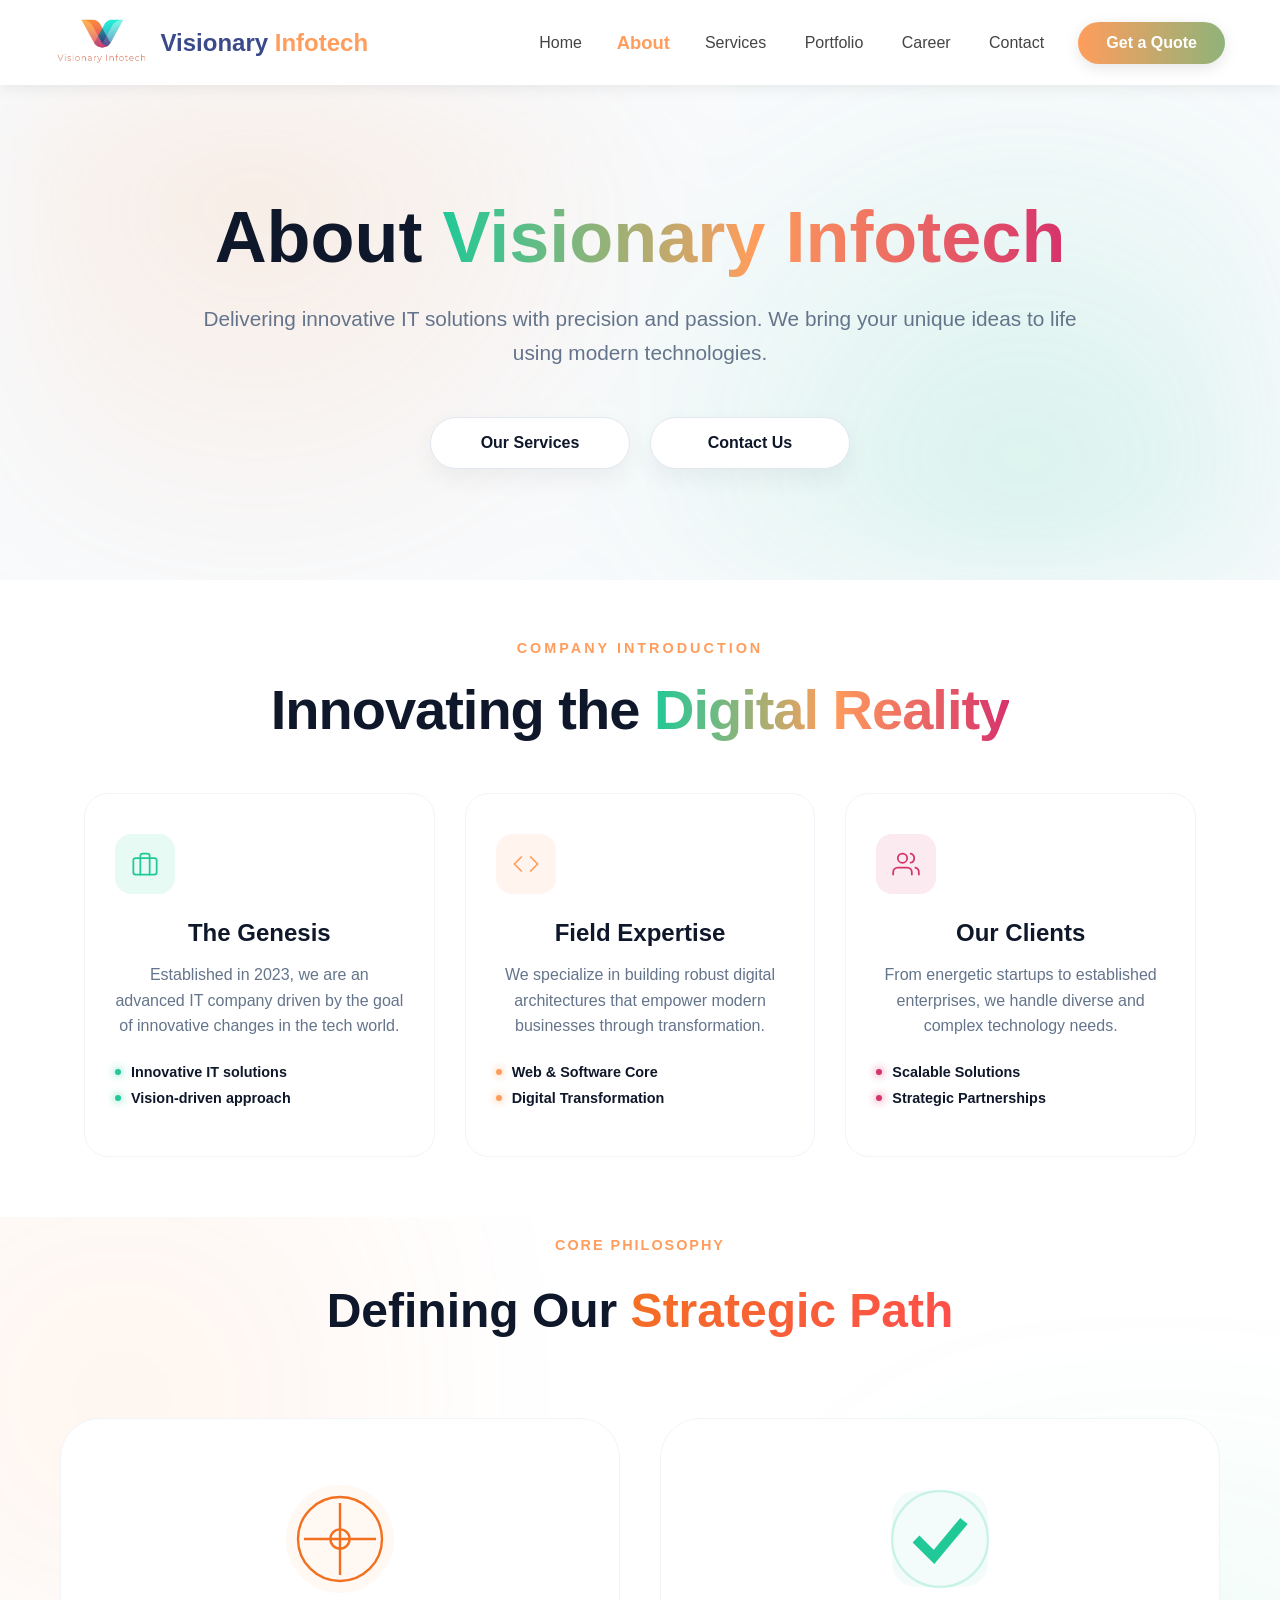
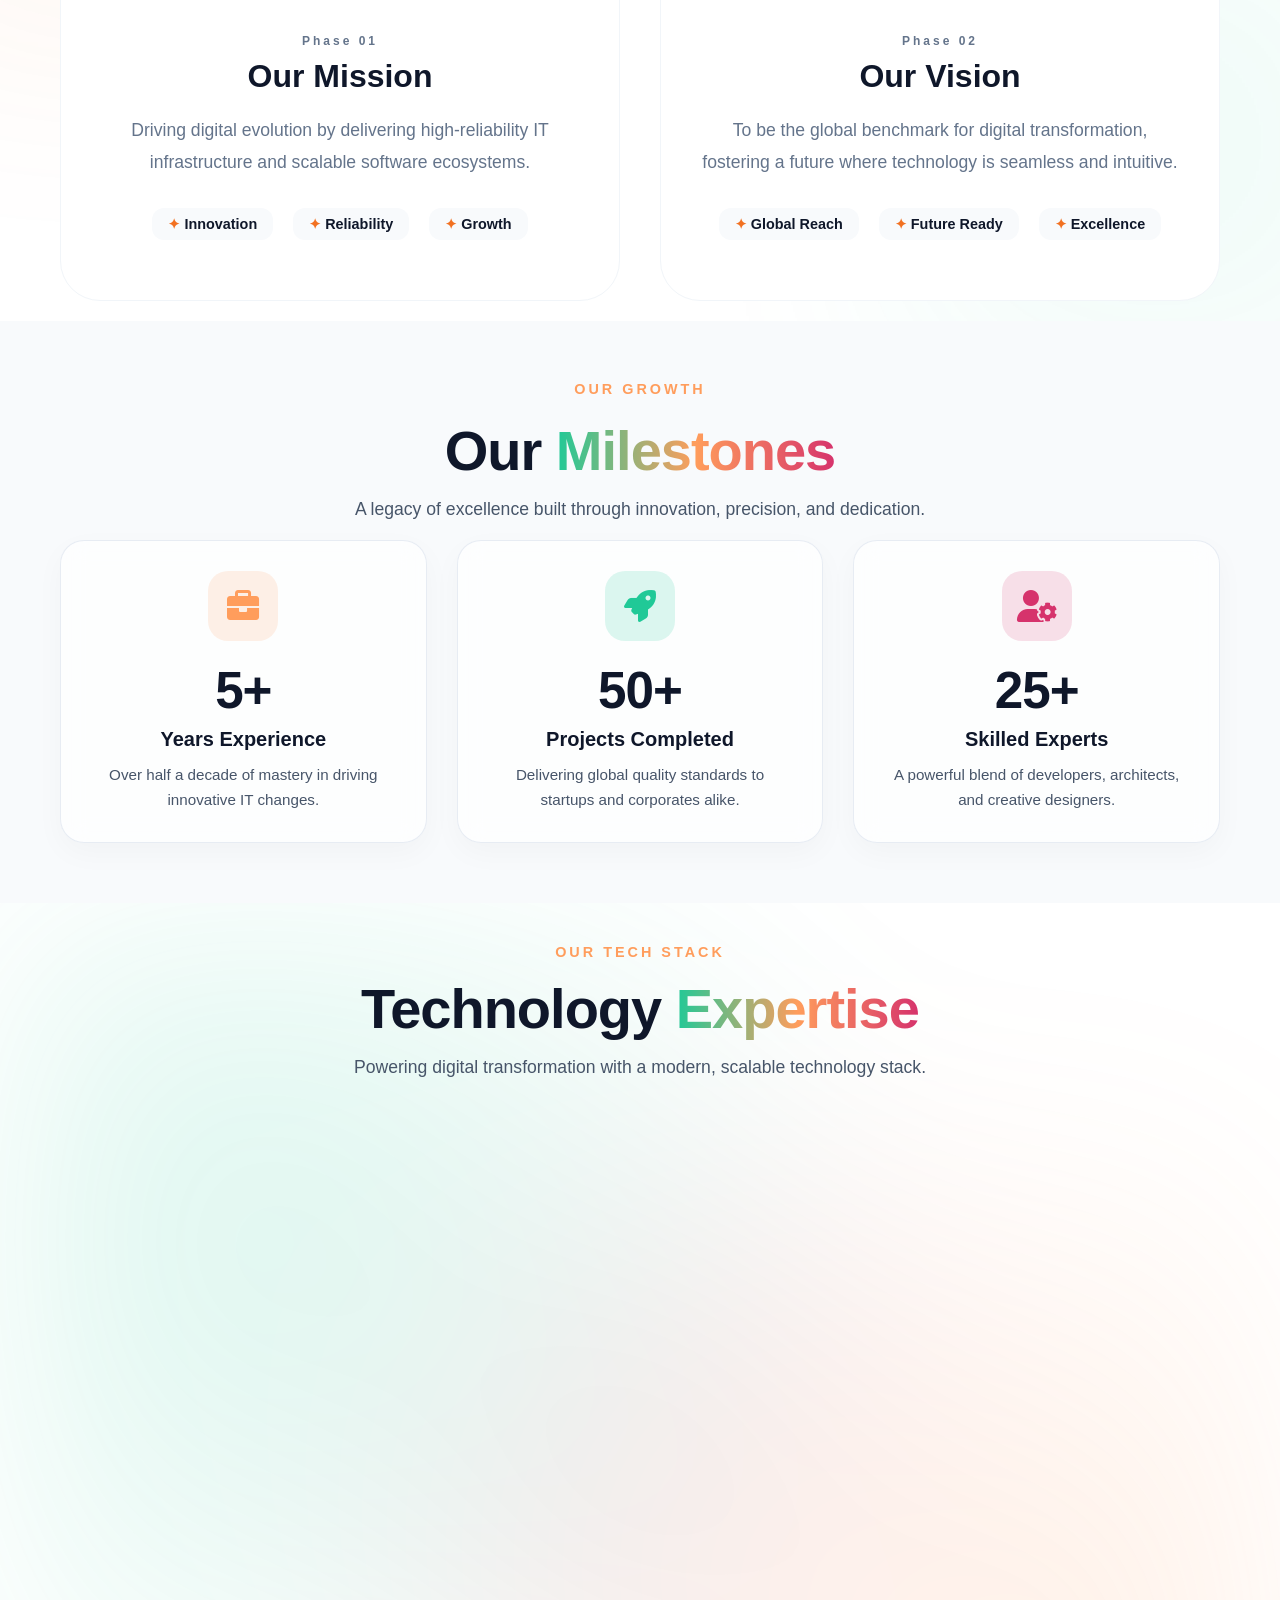
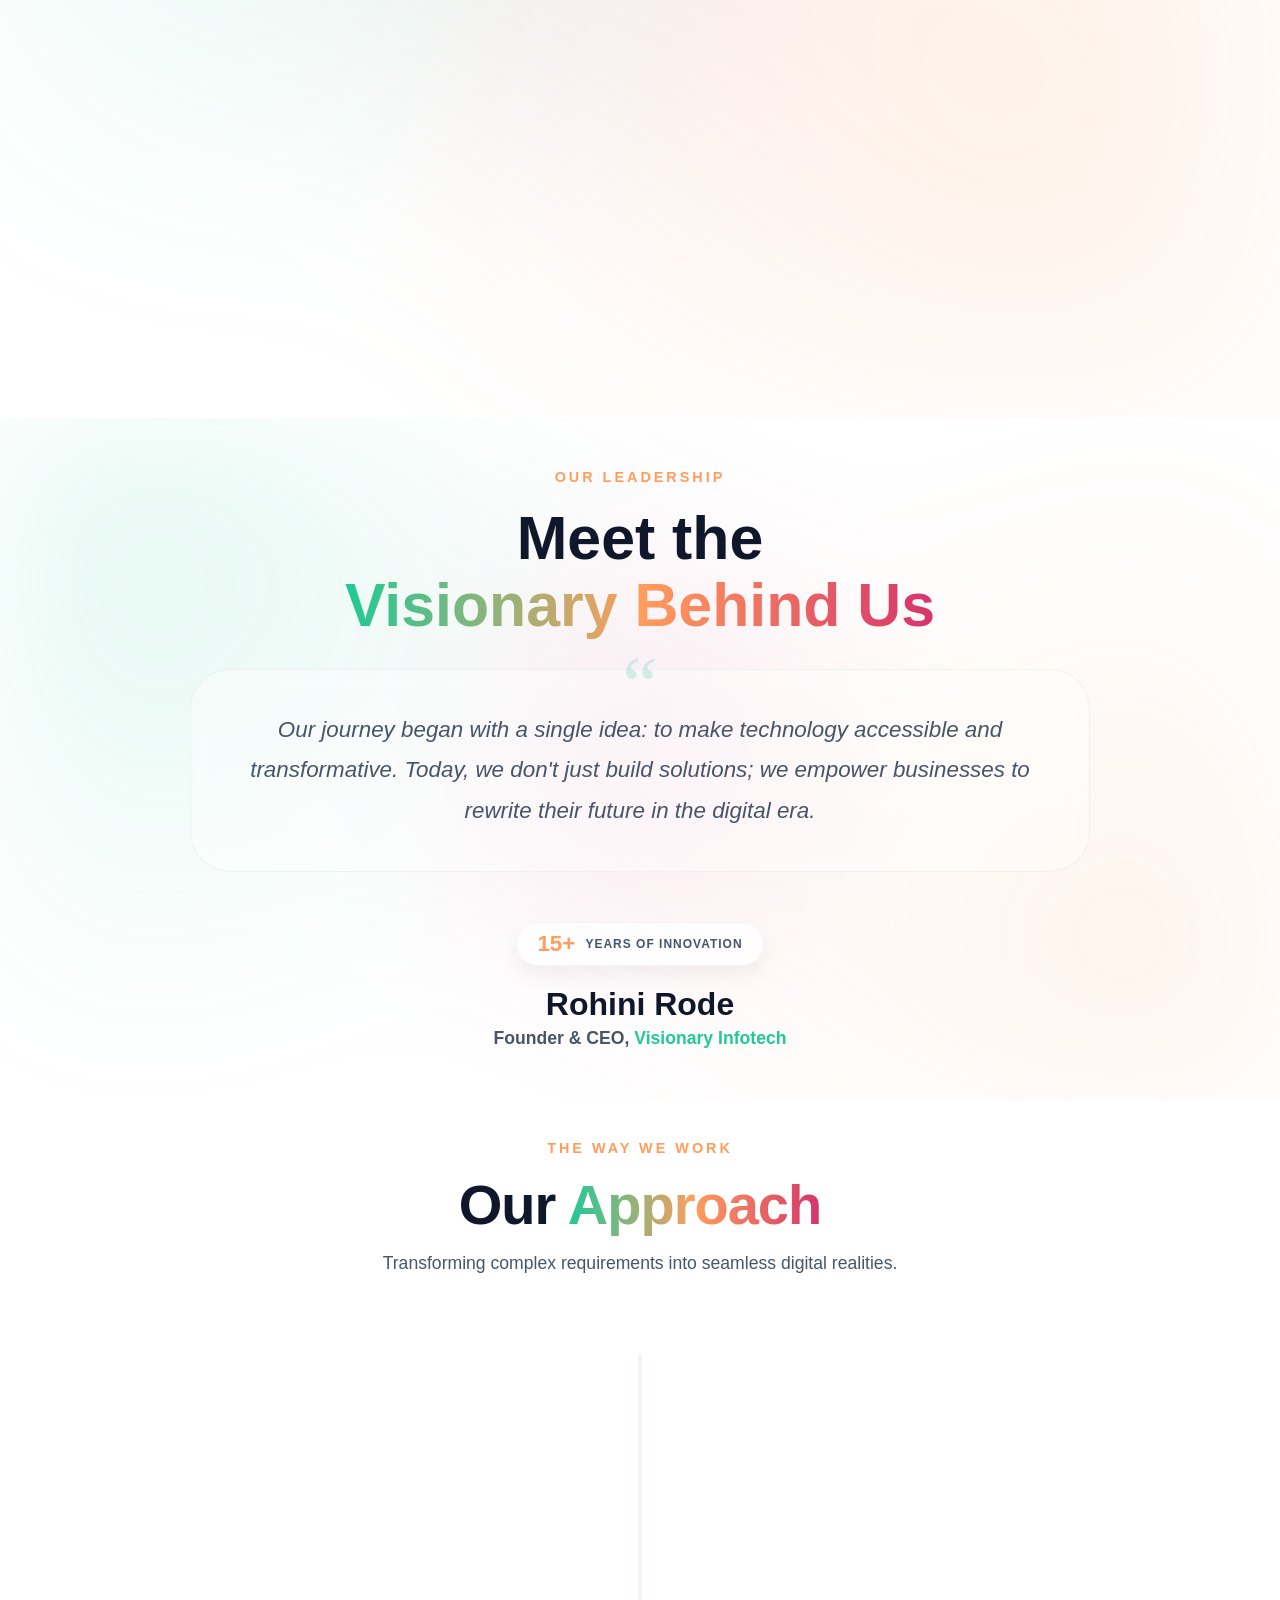
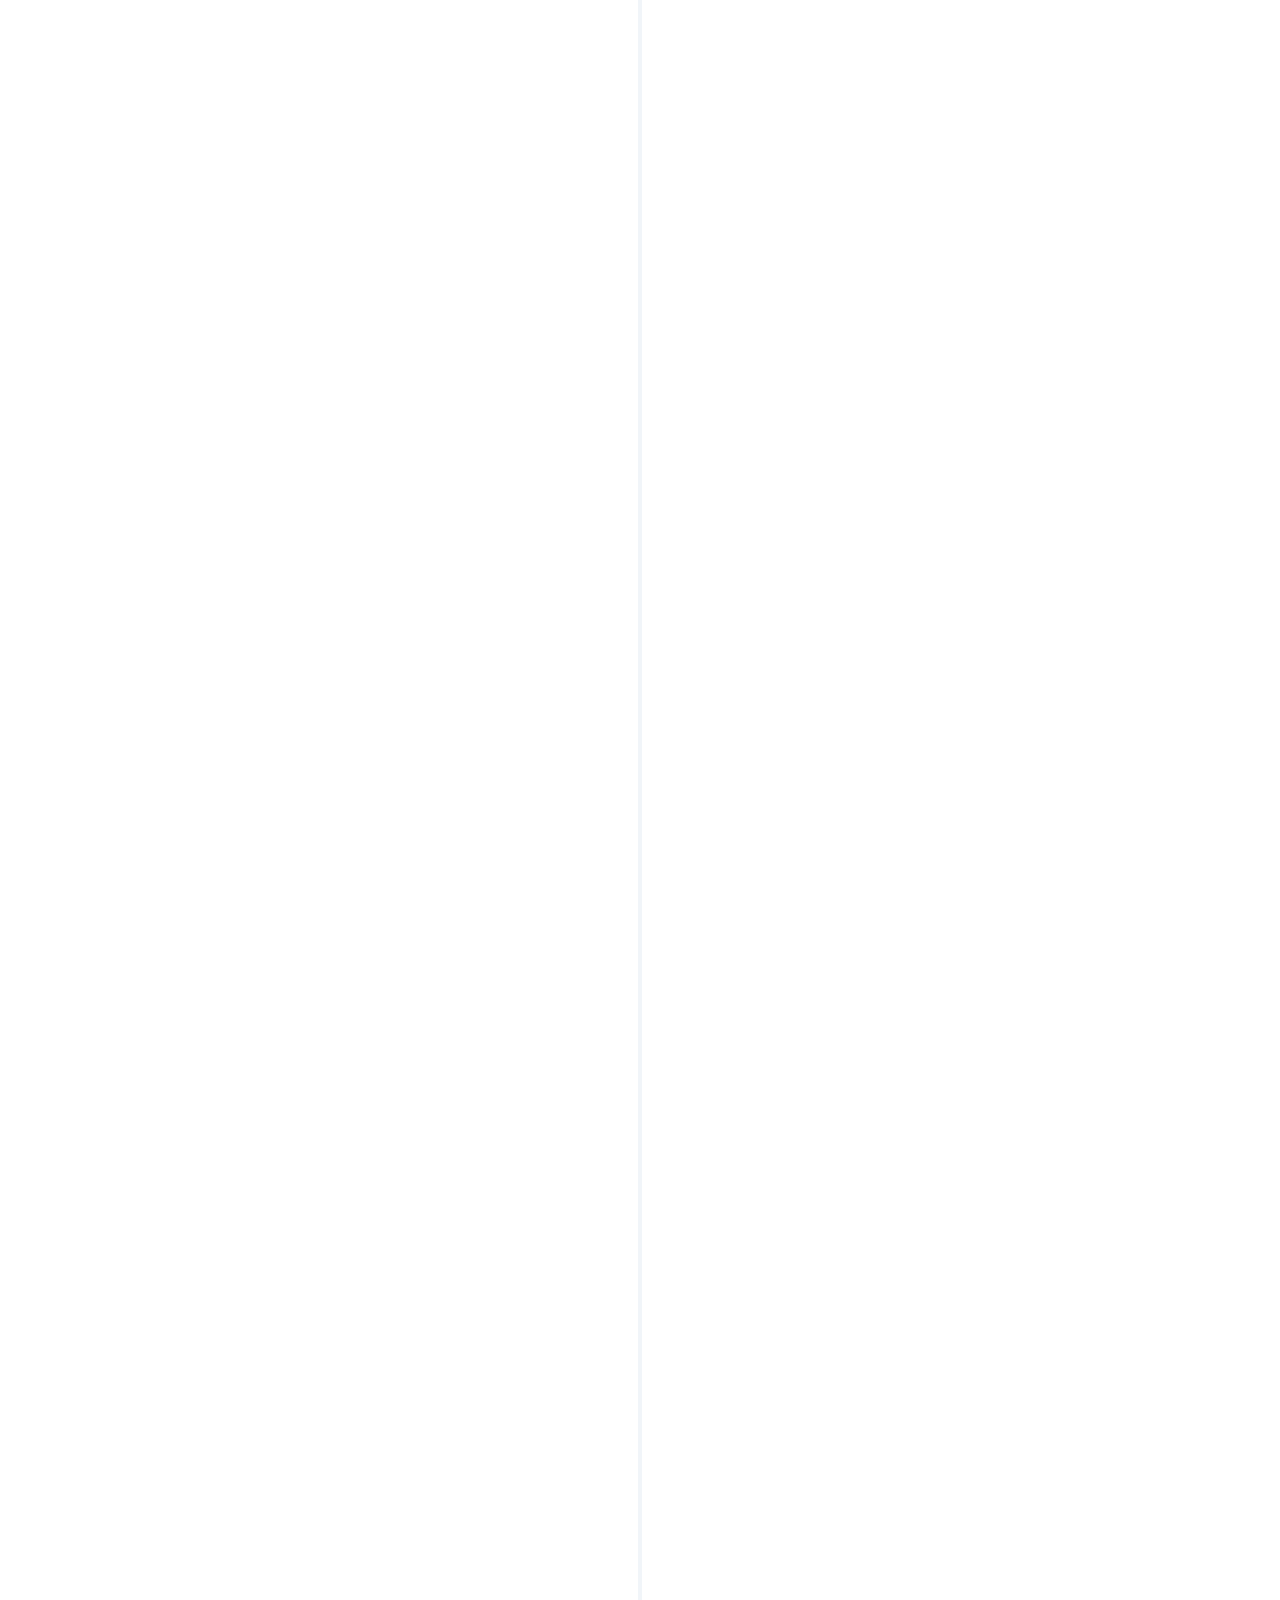
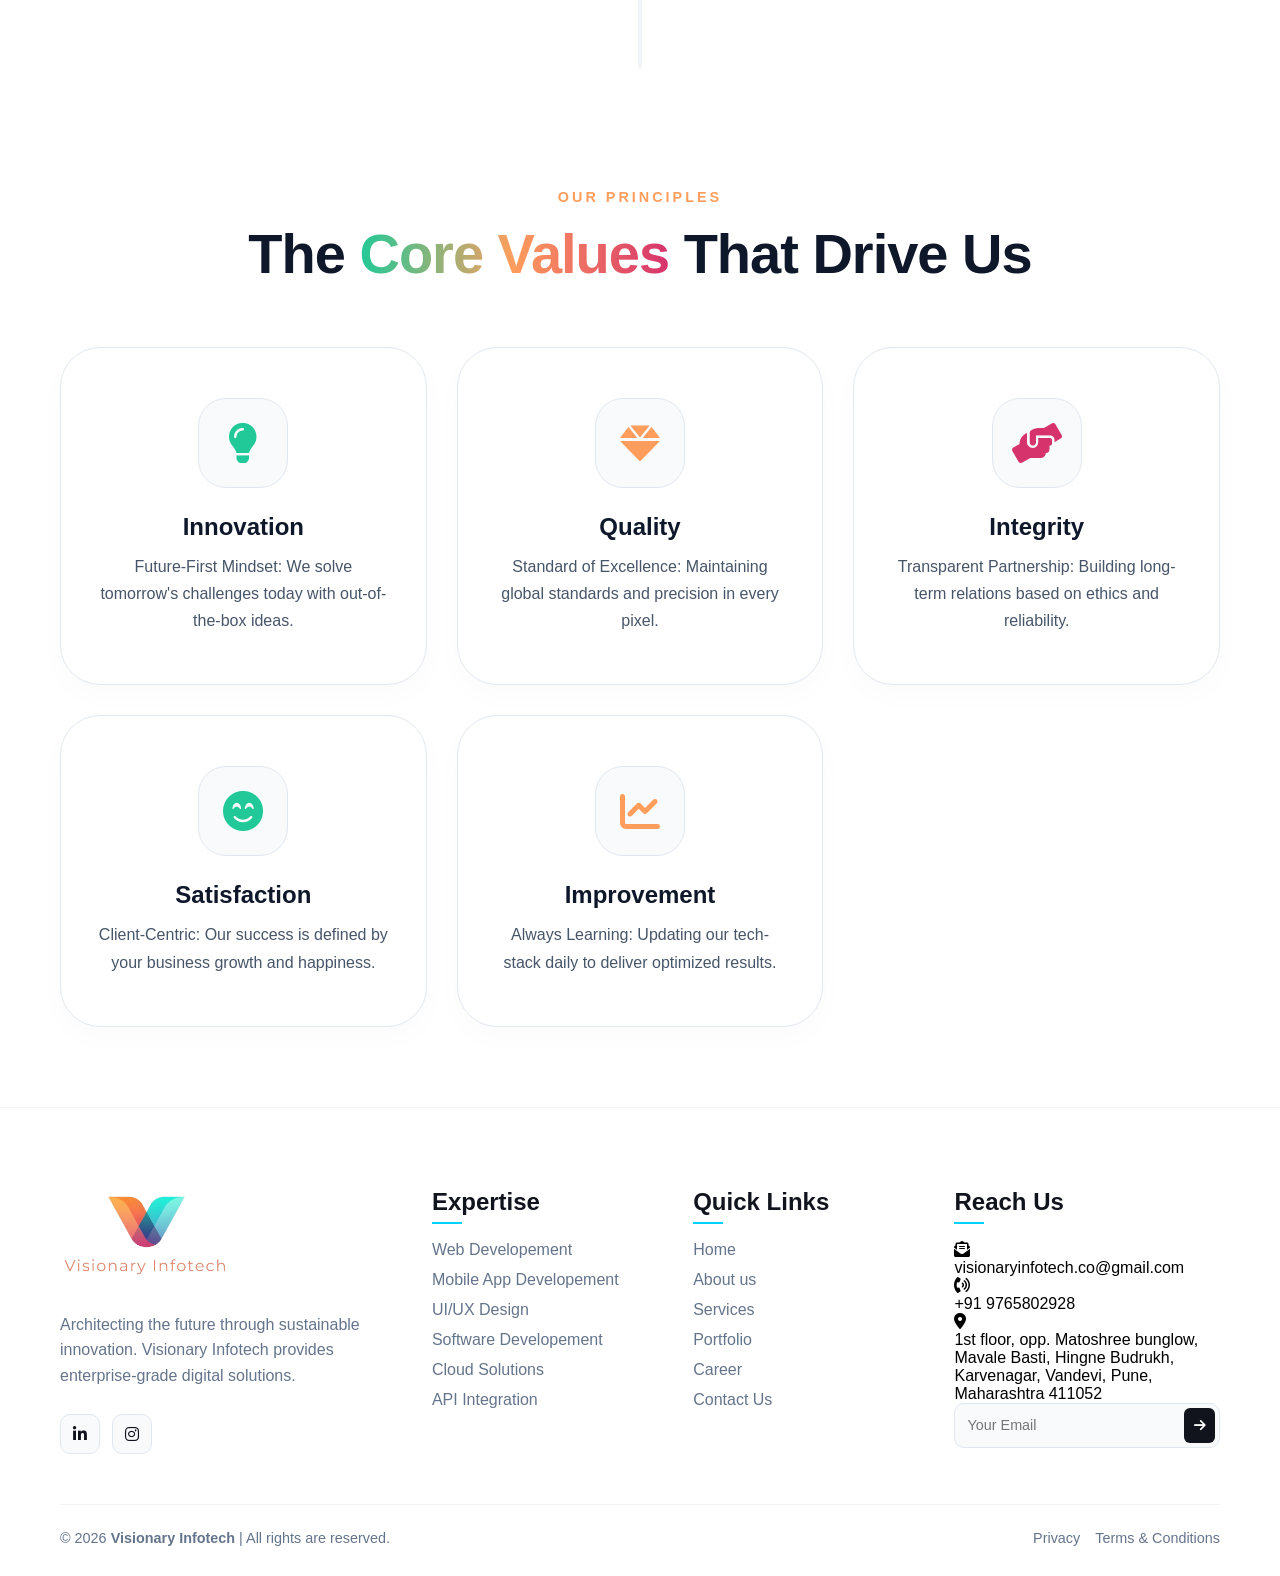
<file: about.html>
<!DOCTYPE html>
<html lang="en">

<head>
    <meta charset="UTF-8">
    <meta name="viewport" content="width=device-width, initial-scale=1.0">
    <title>Visionary Infotech</title>
    <link rel="stylesheet" href="about.css">
    <link href="https://fonts.googleapis.com/css2?family=Poppins:wght@300;400;500;600&display=swap" rel="stylesheet">
    <link rel="stylesheet" href="https://cdnjs.cloudflare.com/ajax/libs/font-awesome/6.0.0/css/all.min.css">
</head>

<body>

    <!-- ======================
start navbar
====================== -->

    <nav class="navbar">
        <div class="nav-container">
            <div class="logo">
                <img src="Images/logo.png" alt="Visionary Infotech Logo">
                <div class="logo-text">Visionary <span>Infotech</span></div>
            </div>

            <div class="menu-toggle" id="mobile-menu">
                <span class="bar"></span>
                <span class="bar"></span>
                <span class="bar"></span>
            </div>

            <ul class="nav-menu">
                <li class="nav-item"><a href="index.html" class="nav-links">Home</a></li>
                <li class="nav-item"><a href="about.html" class="nav-links">About</a></li>
                <li class="nav-item"><a href="services.html" class="nav-links">Services</a></li>
                <li class="nav-item"><a href="portfolio.html" class="nav-links">Portfolio</a></li>
                <li class="nav-item"><a href="career.html" class="nav-links">Career</a></li>
                <li class="nav-item"><a href="contact.html" class="nav-links">Contact</a></li>
                <li class="nav-btn">
                    <button class="quote-btn" onclick="location.href='#quote'">Get a Quote</button>
                </li>
            </ul>
        </div>
    </nav>

    <!-- ======================
end navbar
====================== -->

    <!-- ======================
banner 
====================== -->

    <section class="hero-parallax">
        <div class="mesh-bg"></div>

        <div class="container">
            <div class="hero-content">
                <h1 class="main-heading">
                    About <span class="gradient-text">Visionary Infotech</span>
                </h1>

                <p class="description">
                    Delivering innovative IT solutions with precision and passion.
                    We bring your unique ideas to life using modern technologies.
                </p>

                <div class="cta-wrapper">
                    <a href="services.html" class="btn btn-white">Our Services</a>
                    <a href="contact.html" class="btn btn-white" id="contact-mobileview">Contact Us</a>
                </div>
            </div>
        </div>
    </section>

<!-- ======================
end banner 
======================  -->

<!-- ======================
Company Introduction
====================== -->

    <section class="intro-glass-section">
    <div class="container">
        <header class="intro-header">
            <h4 class="mini-title anim">Company Introduction</h4>
            <h2 class="main-title anim">Innovating the <span class="gradient-text">Digital Reality</span></h2>
            <div class="title-accent"></div>
        </header>

        <div class="glass-grid">
            <div class="premium-card teal-variant anim">
                <div class="card-glow"></div>
                <div class="card-content">
                    <div class="icon-box">
                        <svg xmlns="http://www.w3.org/2000/svg" width="24" height="24" viewBox="0 0 24 24" fill="none" stroke="currentColor" stroke-width="2" stroke-linecap="round" stroke-linejoin="round"><rect x="2" stroke="currentColor" y="7" width="20" height="14" rx="2" ry="2"></rect><path d="M16 21V5a2 2 0 0 0-2-2h-4a2 2 0 0 0-2 2v16"></path></svg>
                    </div>
                    <h3>The Genesis</h3>
                    <p>Established in 2023, we are an advanced IT company driven by the goal of innovative changes in the tech world.</p>
                    <ul class="premium-points">
                        <li>Innovative IT solutions</li>
                        <li>Vision-driven approach</li>
                    </ul>
                </div>
            </div>

            <div class="premium-card orange-variant anim">
                <div class="card-glow"></div>
                <div class="card-content">
                    <div class="icon-box">
                        <svg xmlns="http://www.w3.org/2000/svg" width="24" height="24" viewBox="0 0 24 24" fill="none" stroke="currentColor" stroke-width="2" stroke-linecap="round" stroke-linejoin="round"><polyline points="16 18 22 12 16 6"></polyline><polyline points="8 6 2 12 8 18"></polyline></svg>
                    </div>
                    <h3>Field Expertise</h3>
                    <p>We specialize in building robust digital architectures that empower modern businesses through transformation.</p>
                    <ul class="premium-points">
                        <li>Web & Software Core</li>
                        <li>Digital Transformation</li>
                    </ul>
                </div>
            </div>

            <div class="premium-card pink-variant anim">
                <div class="card-glow"></div>
                <div class="card-content">
                    <div class="icon-box">
                        <svg xmlns="http://www.w3.org/2000/svg" width="24" height="24" viewBox="0 0 24 24" fill="none" stroke="currentColor" stroke-width="2" stroke-linecap="round" stroke-linejoin="round"><path d="M17 21v-2a4 4 0 0 0-4-4H5a4 4 0 0 0-4 4v2"></path><circle cx="9" cy="7" r="4"></circle><path d="M23 21v-2a4 4 0 0 0-3-3.87"></path><path d="M16 3.13a4 4 0 0 1 0 7.75"></path></svg>
                    </div>
                    <h3>Our Clients</h3>
                    <p>From energetic startups to established enterprises, we handle diverse and complex technology needs.</p>
                    <ul class="premium-points">
                        <li>Scalable Solutions</li>
                        <li>Strategic Partnerships</li>
                    </ul>
                </div>
            </div>
        </div>
    </div>
</section>

    <!-- ======================
Company Introduction
====================== -->

<!-- ======================
mission-vision
====================== -->

    <section class="philosophy-section">
    <div class="glow-orb orb-orange"></div>
    <div class="glow-orb orb-teal"></div>

    <div class="container">
        <header class="phi-header">
            <div class="line-badge">
                <span class="line"></span>
                <span class="badge-text">Core Philosophy</span>
                <span class="line"></span>
            </div>
            <h2 class="phi-title">Defining Our <span class="text-gradient">Strategic Path</span></h2>
        </header>

        <div class="phi-grid">
            <div class="phi-card mission-box">
                <div class="phi-icon-container">
                    <svg class="phi-svg" viewBox="0 0 100 100">
                        <circle class="svg-bg" cx="50" cy="50" r="45" />
                        <circle class="svg-outline" cx="50" cy="50" r="35" />
                        <path class="svg-path" d="M50 20V80M20 50H80" />
                        <circle class="svg-center" cx="50" cy="50" r="8" />
                    </svg>
                </div>
                <div class="phi-content">
                    <span class="phi-label">Phase 01</span>
                    <h3>Our Mission</h3>
                    <p>Driving digital evolution by delivering high-reliability IT infrastructure and scalable software ecosystems.</p>
                    <div class="phi-stats">
                        <div class="p-stat"><span>✦</span> Innovation</div>
                        <div class="p-stat"><span>✦</span> Reliability</div>
                        <div class="p-stat"><span>✦</span> Growth</div>
                    </div>
                </div>
            </div>

            <div class="phi-card vision-box">
                <div class="phi-icon-container">
                    <svg class="phi-svg" viewBox="0 0 100 100">
                        <rect class="svg-bg" x="10" y="10" width="80" height="80" rx="20" />
                        <path class="svg-path" d="M30 50 L45 65 L70 35" stroke-width="8" />
                        <circle class="svg-outline" cx="50" cy="50" r="40" opacity="0.2" />
                    </svg>
                </div>
                <div class="phi-content">
                    <span class="phi-label">Phase 02</span>
                    <h3>Our Vision</h3>
                    <p>To be the global benchmark for digital transformation, fostering a future where technology is seamless and intuitive.</p>
                    <div class="phi-stats">
                        <div class="p-stat"><span>✦</span> Global Reach</div>
                        <div class="p-stat"><span>✦</span> Future Ready</div>
                        <div class="p-stat"><span>✦</span> Excellence</div>
                    </div>
                </div>
            </div>
        </div>
    </div>
</section>

    <!-- ======================
mission-vision
====================== -->

    <!-- ======================
Years of Experience
====================== -->

   <section class="stats-3d-section">
    <div class="container">
        <div class="stats-header reveal">
            <h4 class="mini-title">Our Growth</h4>
            <h2 class="main-title">Our <span class="gradient-text">Milestones</span></h2>
            <p class="subtitle">A legacy of excellence built through innovation, precision, and dedication.</p>
        </div>

        <div class="stats-grid">
            <div class="stat-card reveal" data-tilt>
                <div class="card-inner orange-glow">
                    <div class="stat-icon-wrapper">
                        <i class="fa-solid fa-briefcase"></i>
                    </div>
                    <div class="stat-number"><span class="counter" data-target="5">0</span>+</div>
                    <h3>Years Experience</h3>
                    <p>Over half a decade of mastery in driving innovative IT changes.</p>
                </div>
            </div>

            <div class="stat-card reveal" data-tilt>
                <div class="card-inner teal-glow">
                    <div class="stat-icon-wrapper">
                        <i class="fa-solid fa-rocket"></i>
                    </div>
                    <div class="stat-number"><span class="counter" data-target="50">0</span>+</div>
                    <h3>Projects Completed</h3>
                    <p>Delivering global quality standards to startups and corporates alike.</p>
                </div>
            </div>

            <div class="stat-card reveal" data-tilt>
                <div class="card-inner pink-glow">
                    <div class="stat-icon-wrapper">
                        <i class="fa-solid fa-user-gear"></i>
                    </div>
                    <div class="stat-number"><span class="counter" data-target="25">0</span>+</div>
                    <h3>Skilled Experts</h3>
                    <p>A powerful blend of developers, architects, and creative designers.</p>
                </div>
            </div>
        </div>
    </div>
</section>

    <!-- ======================
Years of Experience
====================== -->

    <!-- ======================
Technology Expertise
====================== -->

    <section class="tech-expertise-section">
    <div class="mesh-gradient"></div>

    <div class="container">
        <div class="expertise-header reveal">
            <h4 class="mini-label">Our Tech Stack</h4>
            <h2 class="main-title">Technology <span class="highlight">Expertise</span></h2>
            <p class="subtitle">Powering digital transformation with a modern, scalable technology stack.</p>
        </div>

        <div class="hexagon-grid">
            <div class="hex-wrapper reveal float-1">
                <div class="hexagon glass-teal">
                    <div class="hex-content">
                        <div class="hex-icon">🌐</div>
                        <h3>Web Development</h3>
                        <p>Robust & Scalable Solutions</p>
                    </div>
                </div>
            </div>

            <div class="hex-wrapper reveal float-2">
                <div class="hexagon glass-orange">
                    <div class="hex-content">
                        <div class="hex-icon">📱</div>
                        <h3>Mobile App</h3>
                        <p>iOS & Android Mastery</p>
                    </div>
                </div>
            </div>

            <div class="hex-wrapper reveal float-3">
                <div class="hexagon glass-teal">
                    <div class="hex-content">
                        <div class="hex-icon">☁</div>
                        <h3>Cloud Solutions</h3>
                        <p>AWS & Azure Infra</p>
                    </div>
                </div>
            </div>

            <div class="hex-wrapper reveal float-1">
                <div class="hexagon glass-orange">
                    <div class="hex-content">
                        <div class="hex-icon">🔗</div>
                        <h3>API Integration</h3>
                        <p>Seamless Connectivity</p>
                    </div>
                </div>
            </div>

            <div class="hex-wrapper reveal float-2">
                <div class="hexagon glass-teal">
                    <div class="hex-content">
                        <div class="hex-icon">🎨</div>
                        <h3>UI / UX Design</h3>
                        <p>Creative Storytelling</p>
                    </div>
                </div>
            </div>

            <div class="hex-wrapper reveal float-3">
                <div class="hexagon glass-orange">
                    <div class="hex-content">
                        <div class="hex-icon">🛡️</div>
                        <h3>Cyber Security</h3>
                        <p>Data & Threat Protection</p>
                    </div>
                </div>
            </div>
        </div>
    </div>
</section>

    <!-- ======================
Technology Expertise
====================== -->

    <!-- ====================
founder
====================== -->

    <section class="founder-section">
    <div class="founder-mesh-gradient"></div>
    
    <div class="founder-container reveal-up">
        <nav class="founder-breadcrumb">Our Leadership</nav>
        <h2 class="founder-main-title">Meet the <br><span class="gradient-text">Visionary Behind Us</span></h2>
        

        <div class="quote-container">
            <span class="quote-mark">“</span>
            <p class="founder-desc">
                Our journey began with a single idea: to make technology accessible and transformative. 
                Today, we don't just build solutions; we empower businesses to rewrite their future in the digital era.
            </p>
        </div>

        <div class="founder-signature">
            <div class="experience-pill">
                <span class="years">15+</span>
                <span class="label">Years of Innovation</span>
            </div>
            <h3>Rohini Rode</h3>
            <p class="position">Founder & CEO, <span class="text-teal">Visionary Infotech</span></p>
        </div>
    </div>
</section>

    <!-- ======================
founder
====================== -->

    <!-- =======================
Our Approach
======================= -->

    <section class="approach-section">
    <div class="container">
        <div class="approach-header reveal">
            <h4 class="mini-label">The Way We Work</h4>
            <h2 class="main-title">Our <span class="gradient-text">Approach</span></h2>
            <p class="subtitle">Transforming complex requirements into seamless digital realities.</p>
        </div>

        <div class="approach-timeline">
            <div class="timeline-line">
                <div class="line-progress"></div>
            </div>

            <div class="approach-block reveal" style="--accent: #ff9d5c;">
                <div class="step-number">01</div>
                <div class="block-content">
                    <h3>Client-Focused Strategy</h3>
                    <p>Understanding business goals to deliver solutions tailored to specific needs.</p>
                </div>
            </div>

            <div class="approach-block reveal" style="--accent: #20c997;">
                <div class="step-number">02</div>
                <div class="block-content">
                    <h3>Requirement Analysis</h3>
                    <p>Carefully analyzing needs to design the most effective and efficient solution.</p>
                </div>
            </div>

            <div class="approach-block reveal" style="--accent: #d6336c;">
                <div class="step-number">03</div>
                <div class="block-content">
                    <h3>Innovative Thinking</h3>
                    <p>Using modern technologies and creative ideas for digital solutions.</p>
                </div>
            </div>

            <div class="approach-block reveal" style="--accent: #20c997;">
                <div class="step-number">04</div>
                <div class="block-content">
                    <h3>Agile Development</h3>
                    <p>Ensuring flexibility, faster development, and continuous improvements.</p>
                </div>
            </div>

            <div class="approach-block reveal" style="--accent: #ff9d5c;">
                <div class="step-number">05</div>
                <div class="block-content">
                    <h3>Transparent Communication</h3>
                    <p>Maintaining clear and regular communication throughout the project lifecycle.</p>
                </div>
            </div>

            <div class="approach-block reveal" style="--accent: #d6336c;">
                <div class="step-number">06</div>
                <div class="block-content">
                    <h3>Quality Assurance</h3>
                    <p>Strict testing to ensure reliability, security, and high performance.</p>
                </div>
            </div>

            <div class="approach-block reveal" style="--accent: #20c997;">
                <div class="step-number">07</div>
                <div class="block-content">
                    <h3>Timely Delivery</h3>
                    <p>Focusing on completing projects on time without compromising quality.</p>
                </div>
            </div>

            <div class="approach-block reveal" style="--accent: #ff9d5c;">
                <div class="step-number">08</div>
                <div class="block-content">
                    <h3>Continuous Support</h3>
                    <p>Ongoing support and maintenance after project delivery.</p>
                </div>
            </div>
        </div>
    </div>
</section>

    <!-- ========================
Our Approach
======================== -->

    <!-- ========================
Core Values
======================== -->

    <section class="core-values-section">
    <div class="container">
        <div class="values-header reveal-up">
            <h4 class="mini-label">Our Principles</h4>
            <h2 class="main-title">The <span class="gradient-text">Core Values</span> That Drive Us</h2>
            
        </div>

        <div class="values-grid">
            <div class="value-card reveal-up" style="--accent: #20c997;">
                <div class="value-icon-wrapper">
                    <i class="fa-solid fa-lightbulb"></i>
                </div>
                <h3>Innovation</h3>
                <p>Future-First Mindset: We solve tomorrow's challenges today with out-of-the-box ideas.</p>
            </div>

            <div class="value-card reveal-up" style="--accent: #ff9d5c;">
                <div class="value-icon-wrapper">
                    <i class="fa-solid fa-gem"></i>
                </div>
                <h3>Quality</h3>
                <p>Standard of Excellence: Maintaining global standards and precision in every pixel.</p>
            </div>

            <div class="value-card reveal-up" style="--accent: #d6336c;">
                <div class="value-icon-wrapper">
                    <i class="fa-solid fa-handshake-angle"></i>
                </div>
                <h3>Integrity</h3>
                <p>Transparent Partnership: Building long-term relations based on ethics and reliability.</p>
            </div>

            <div class="value-card reveal-up" style="--accent: #20c997;">
                <div class="value-icon-wrapper">
                    <i class="fa-solid fa-face-smile-beam"></i>
                </div>
                <h3>Satisfaction</h3>
                <p>Client-Centric: Our success is defined by your business growth and happiness.</p>
            </div>

            <div class="value-card reveal-up" style="--accent: #ff9d5c;">
                <div class="value-icon-wrapper">
                    <i class="fa-solid fa-chart-line"></i>
                </div>
                <h3>Improvement</h3>
                <p>Always Learning: Updating our tech-stack daily to deliver optimized results.</p>
            </div>
        </div>
    </div>
</section>

    <!-- ========================
Core Values
======================== -->

    <!-- ================
 FOOTER
==================== -->
    <footer class="mega-footer">
        <div class="footer-container">
            <div class="footer-main-grid">

                <div class="footer-col animate-box">
                    <div class="brand-wrapper">
                        <img src="Images/logo.png" alt="Visionary Infotech" class="footer-logo">
                        <p class="brand-statement">
                            Architecting the future through sustainable innovation. Visionary Infotech provides
                            enterprise-grade digital solutions.
                        </p>
                        <div class="social-symbol-row">
                            <a href="https://linkedin.com/company/visionaryinfotech" class="symbol-link" style="--hover-bg: #0077b5;" title="LinkedIn"><i
                                    class="fa-brands fa-linkedin-in"></i></a>
                            <a href="https://www.instagram.com/visionaryinfotech.co/" class="symbol-link" style="--hover-bg: #E1306C;" title="Instagram"><i
                                    class="fa-brands fa-instagram"></i></a>
                            <!-- <a href="#" class="symbol-link" style="--hover-bg: #1877f2;" title="Facebook"><i
                                    class="fa-brands fa-facebook-f"></i></a> -->
                        </div>
                    </div>
                </div>

                <div class="footer-col animate-box">
                    <h4 class="footer-h">Expertise</h4>
                    <ul class="footer-nav">
                        <li><a href="#">Web Developement</a></li>
                        <li><a href="#">Mobile App Developement</a></li>
                        <li><a href="#">UI/UX Design</a></li>
                        <li><a href="#">Software Developement</a></li>
                        <li><a href="#">Cloud Solutions</a></li>
                        <li><a href="#">API Integration</a></li>
                    </ul>
                </div>

                <div class="footer-col animate-box">
                    <h4 class="footer-h">Quick Links</h4>
                    <ul class="footer-nav">
                        <li><a href="index.html">Home</a></li>
                        <li><a href="about.html">About us</a></li>
                        <li><a href="services.html">Services</a></li>
                        <li><a href="portfolio.html">Portfolio</a></li>
                        <li><a href="career.html">Career</a></li>
                        <li><a href="contact.html">Contact Us</a></li>
                    </ul>
                </div>

                <div class="footer-col animate-box">
                    <h4 class="footer-h">Reach Us</h4>
                    <div class="contact-mini-list">
                        <div class="c-item">
                            <i class="fa-solid fa-envelope-open-text"></i>
                            <p>visionaryinfotech.co@gmail.com</p>
                        </div>
                        <div class="c-item">
                            <i class="fa-solid fa-phone-volume"></i>
                            <p>+91 9765802928</p>
                        </div>
                        <div class="c-item">
                            <i class="fa-solid fa-location-dot"></i>
                            <p>1st floor, opp. Matoshree bunglow, Mavale Basti, Hingne Budrukh, Karvenagar, Vandevi,
                                Pune, Maharashtra 411052
                            </p>
                        </div>
                    </div>
                    <form class="glass-form">
                        <input type="email" placeholder="Your Email" required>
                        <button type="submit"><i class="fa-solid fa-arrow-right"></i></button>
                    </form>
                </div>

            </div>

            <div class="footer-bottom-bar">
                <p>&copy; <span id="current-year"></span> <strong>Visionary Infotech</strong> | All rights are reserved.
                </p>
                <div class="b-right">
                    <a href="#">Privacy</a>
                    <a href="#">Terms & Conditions </a>
                </div>
            </div>
        </div>
    </footer>

    <script src="about.js"></script>
</body>

</html>
</file>
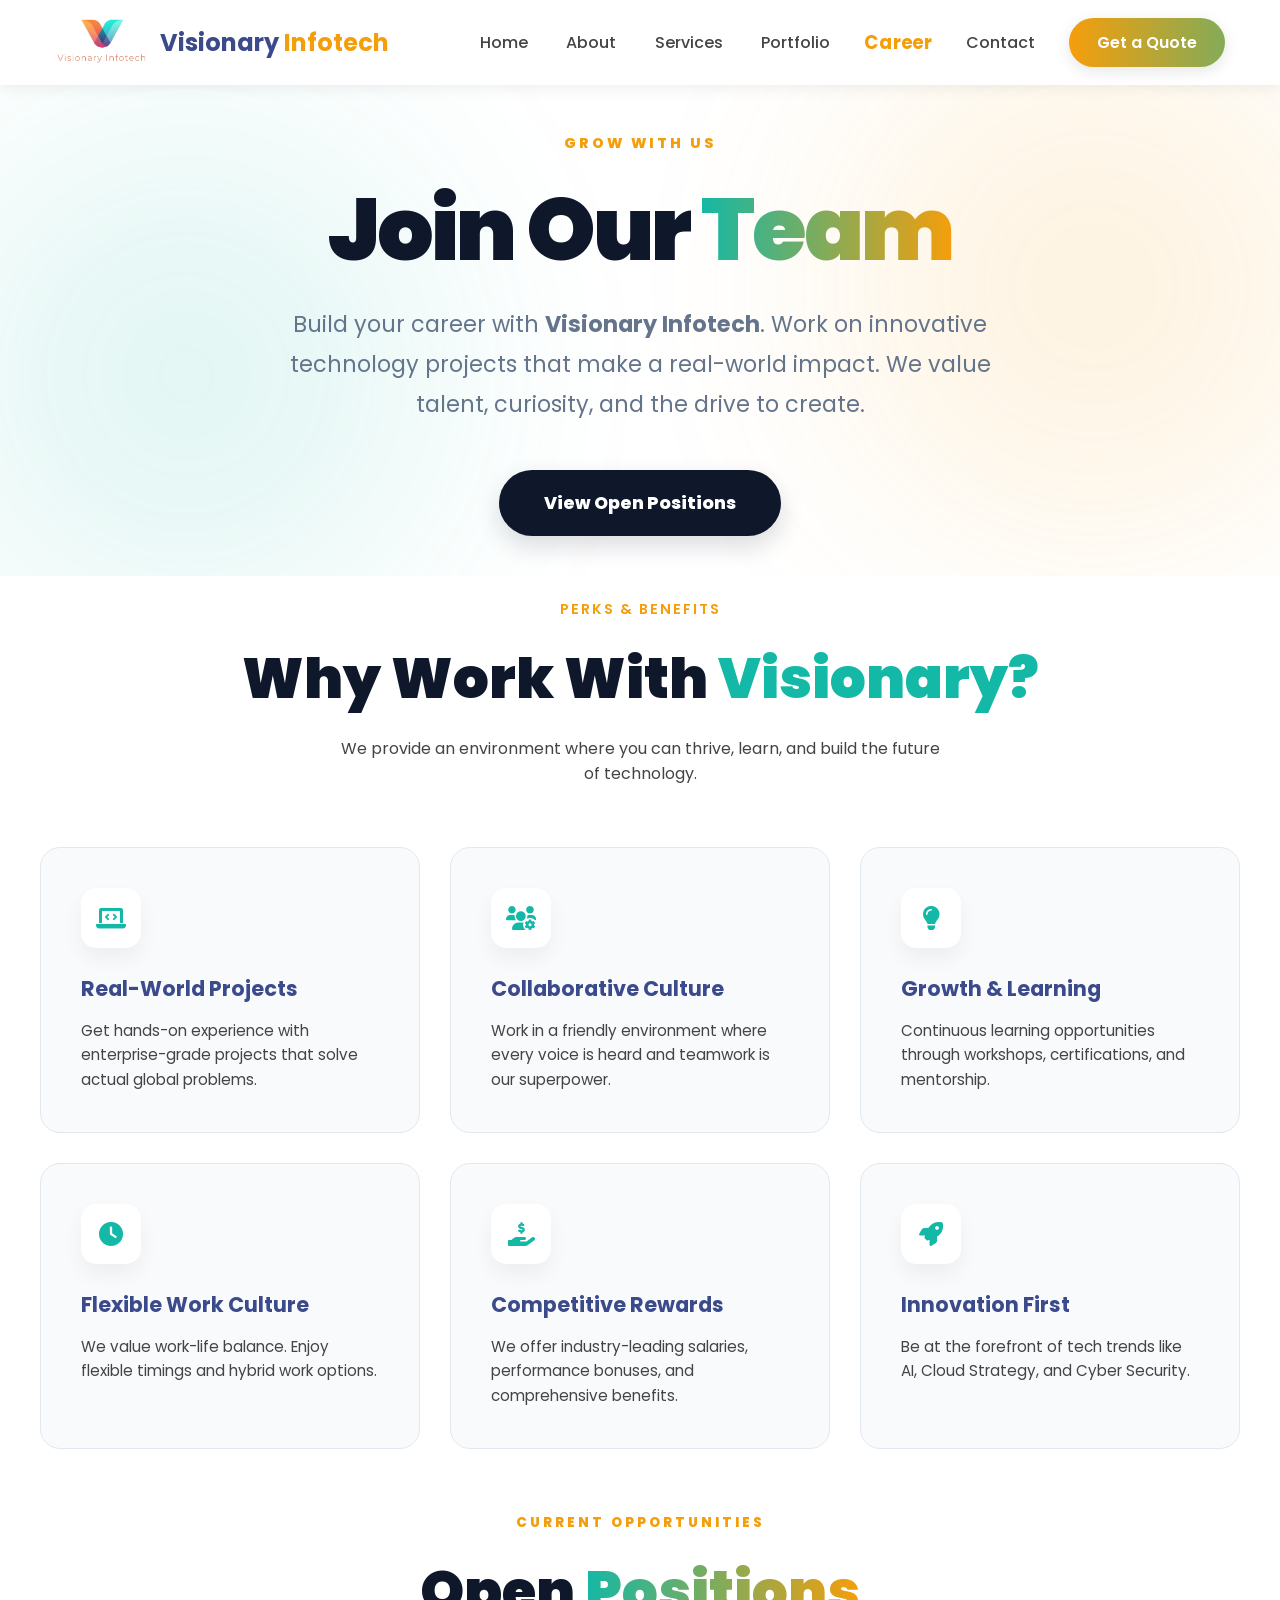
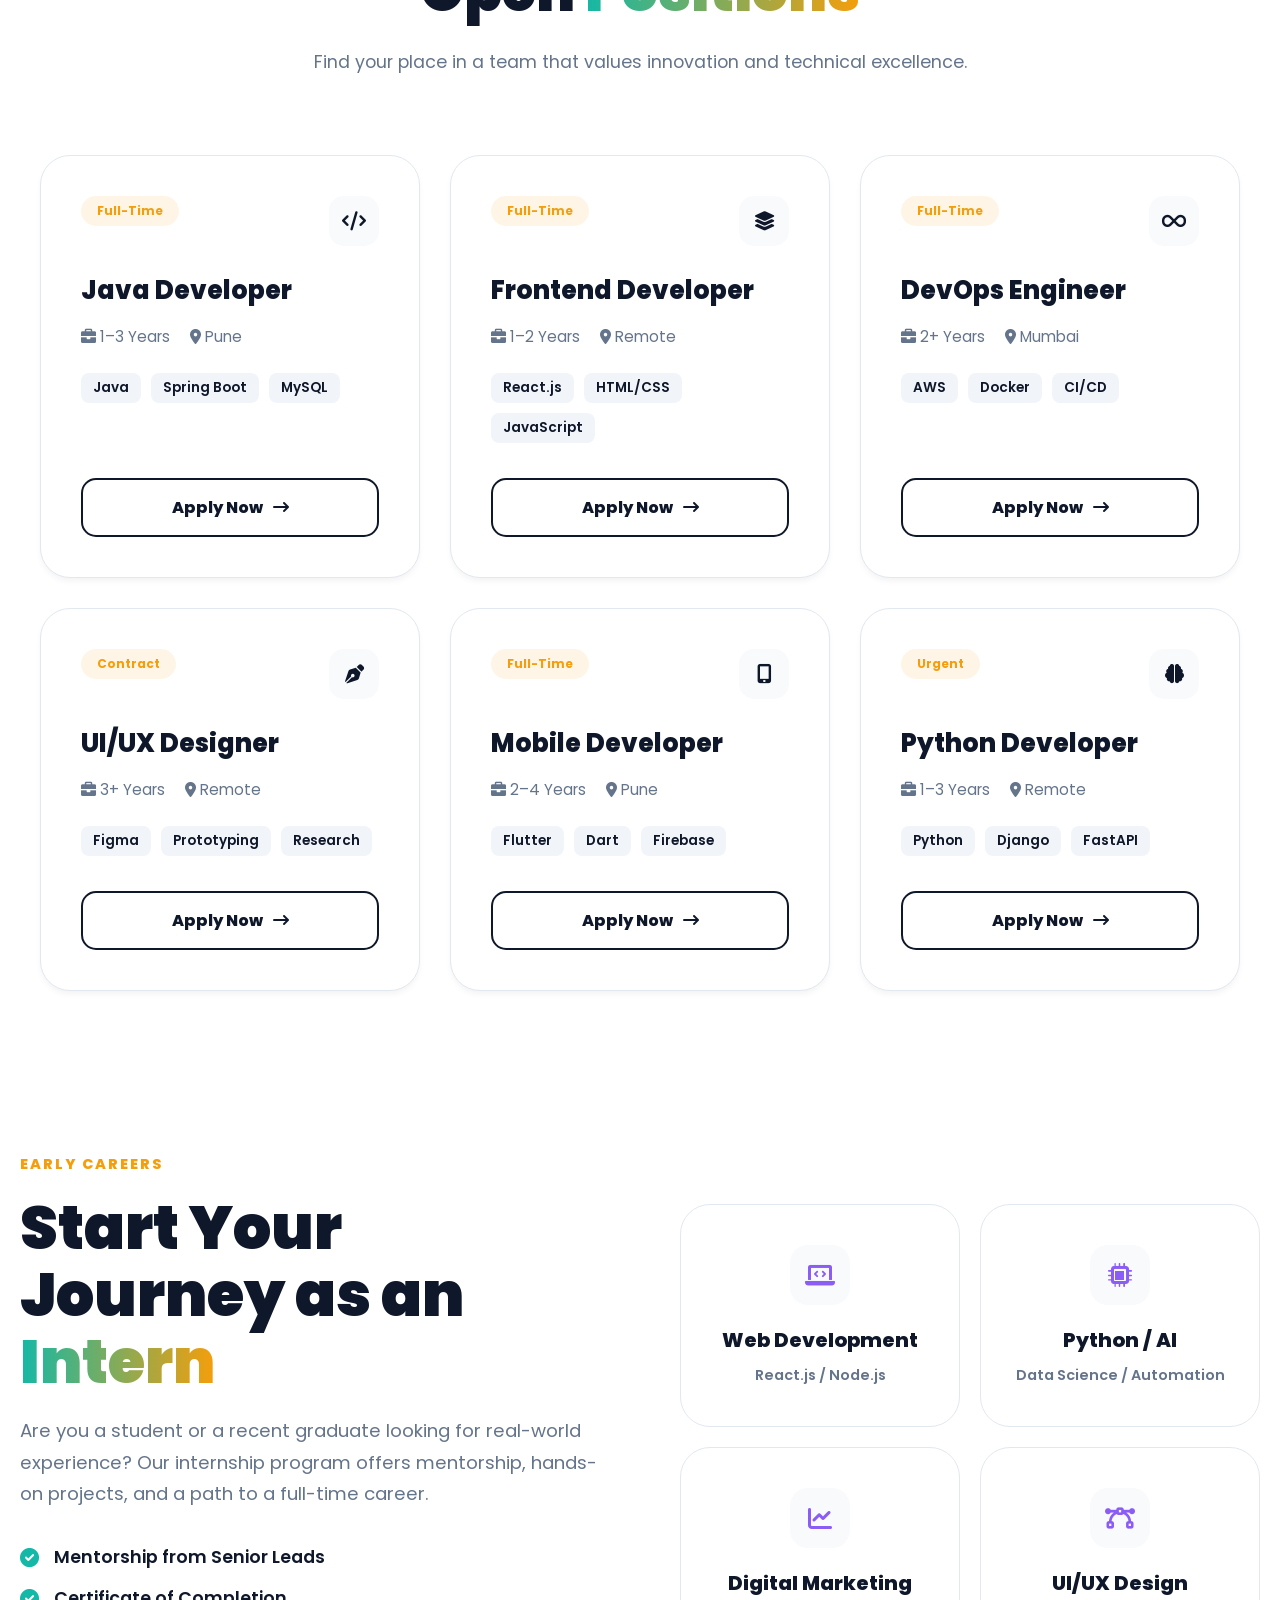
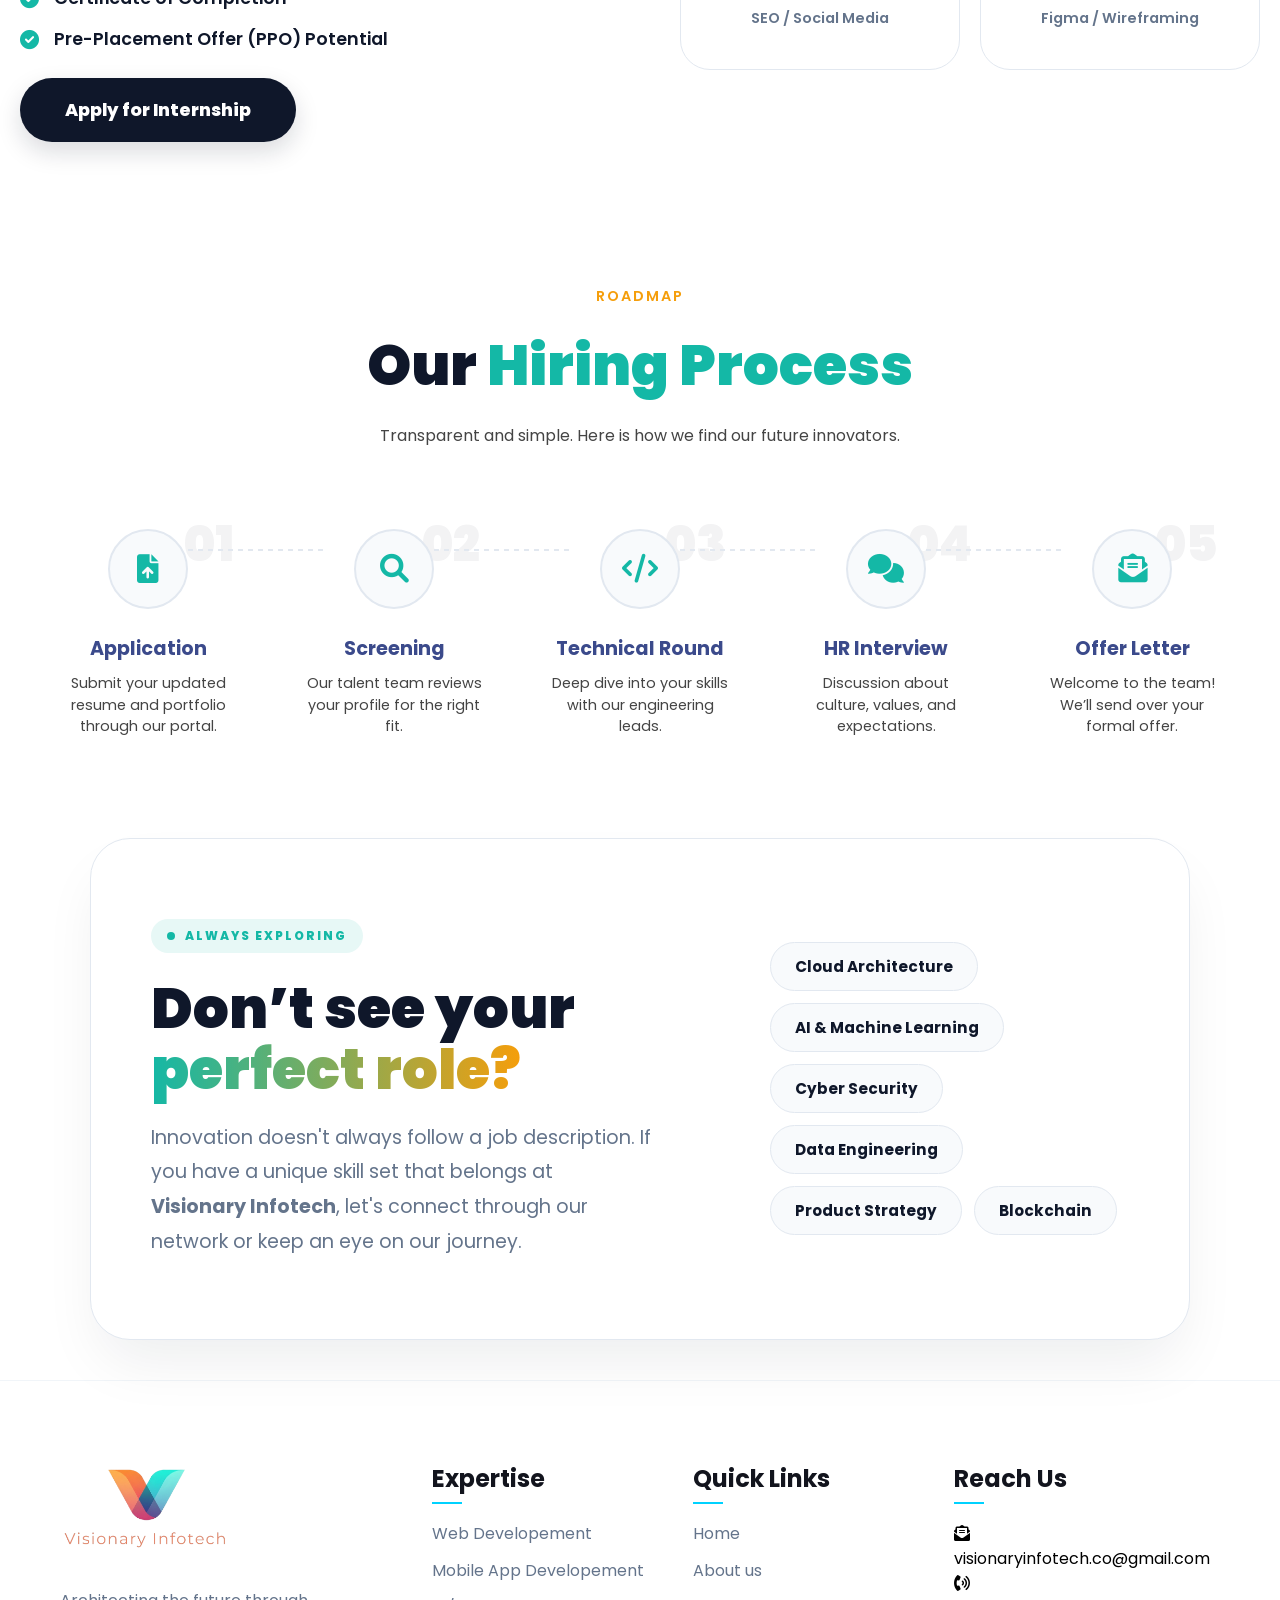
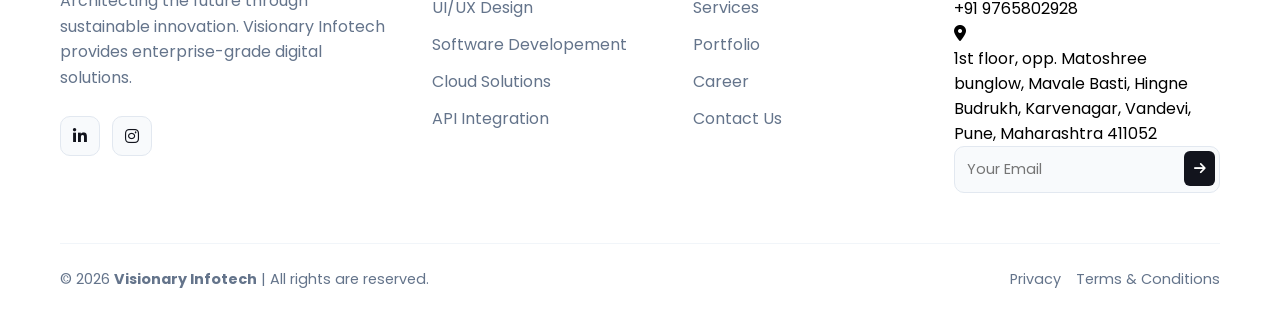
<file: career.html>
<!DOCTYPE html>
<html lang="en">

<head>
    <meta charset="UTF-8">
    <meta name="viewport" content="width=device-width, initial-scale=1.0">
    <title>Visionary Infotech</title>
    <link rel="stylesheet" href="career.css">
    <link href="https://fonts.googleapis.com/css2?family=Poppins:wght@300;400;500;600&display=swap" rel="stylesheet">
    <link rel="stylesheet" href="https://cdnjs.cloudflare.com/ajax/libs/font-awesome/6.0.0/css/all.min.css">
</head>

<body>

    <!-- ======================
start navbar
====================== -->

    <nav class="navbar">
        <div class="nav-container">
            <div class="logo">
                <img src="Images/logo.png" alt="Visionary Infotech Logo">
                <div class="logo-text">Visionary <span>Infotech</span></div>
            </div>

            <div class="menu-toggle" id="mobile-menu">
                <span class="bar"></span>
                <span class="bar"></span>
                <span class="bar"></span>
            </div>

            <ul class="nav-menu">
                <li class="nav-item"><a href="index.html" class="nav-links">Home</a></li>
                <li class="nav-item"><a href="about.html" class="nav-links">About</a></li>
                <li class="nav-item"><a href="services.html" class="nav-links">Services</a></li>
                <li class="nav-item"><a href="portfolio.html" class="nav-links">Portfolio</a></li>
                <li class="nav-item"><a href="career.html" class="nav-links">Career</a></li>
                <li class="nav-item"><a href="contact.html" class="nav-links">Contact</a></li>
                <li class="nav-btn">
                    <button class="quote-btn" onclick="location.href='#quote'">Get a Quote</button>
                </li>
            </ul>
        </div>
    </nav>

    <!-- ======================
end navbar
====================== -->

    <!-- ===================
 HERO SECTION
 ==================== -->

    <section class="career-hero-light">
    <div class="bg-blur-container">
        <div class="blob orange"></div>
        <div class="blob teal"></div>
    </div>

    <div class="hero-container">
        <div class="hero-content reveal-career">
            <span class="badge">Grow With Us</span>
            <h1 class="hero-title">Join Our <span class="gradient-text">Team</span></h1>
            <p class="hero-subtitle">
                Build your career with <strong>Visionary Infotech</strong>. Work on innovative technology projects
                that make a real-world impact. We value talent, curiosity, and the drive to create.
            </p>

            <div class="hero-action-area">
                <a href="#openings" class="btn-primary-glow">View Open Positions</a>
            </div>
        </div>
    </div>
</section>

    <!-- ===================
 END HERO SECTION
 ==================== -->

    <section class="why-us">
        <div class="section-container">
            <div class="section-header">
                <span class="sub-title">Perks & Benefits</span>
                <h2 class="main-title">Why Work With <span>Visionary?</span></h2>
                <p class="desc">We provide an environment where you can thrive, learn, and build the future of
                    technology.</p>
            </div>

            <div class="benefits-grid">
                <div class="benefit-card">
                    <div class="icon-box">
                        <i class="fa-solid fa-laptop-code"></i>
                    </div>
                    <h3>Real-World Projects</h3>
                    <p>Get hands-on experience with enterprise-grade projects that solve actual global problems.</p>
                </div>

                <div class="benefit-card">
                    <div class="icon-box">
                        <i class="fa-solid fa-users-gear"></i>
                    </div>
                    <h3>Collaborative Culture</h3>
                    <p>Work in a friendly environment where every voice is heard and teamwork is our superpower.</p>
                </div>

                <div class="benefit-card">
                    <div class="icon-box">
                        <i class="fa-solid fa-lightbulb"></i>
                    </div>
                    <h3>Growth & Learning</h3>
                    <p>Continuous learning opportunities through workshops, certifications, and mentorship.</p>
                </div>

                <div class="benefit-card">
                    <div class="icon-box">
                        <i class="fa-solid fa-clock"></i>
                    </div>
                    <h3>Flexible Work Culture</h3>
                    <p>We value work-life balance. Enjoy flexible timings and hybrid work options.</p>
                </div>

                <div class="benefit-card">
                    <div class="icon-box">
                        <i class="fa-solid fa-hand-holding-dollar"></i>
                    </div>
                    <h3>Competitive Rewards</h3>
                    <p>We offer industry-leading salaries, performance bonuses, and comprehensive benefits.</p>
                </div>

                <div class="benefit-card">
                    <div class="icon-box">
                        <i class="fa-solid fa-rocket"></i>
                    </div>
                    <h3>Innovation First</h3>
                    <p>Be at the forefront of tech trends like AI, Cloud Strategy, and Cyber Security.</p>
                </div>
            </div>
        </div>
    </section>

   <section id="openings" class="openings-light">
    <div class="container-wide">
        <div class="section-header-centered reveal">
            <span class="sub-title-orange">Current Opportunities</span>
            <h2 class="main-title">Open <span class="gradient-text">Positions</span></h2>
            <p class="desc-muted">Find your place in a team that values innovation and technical excellence.</p>
        </div>

        <div class="jobs-grid">
            <div class="job-card-light reveal-card">
                <div class="job-card-header">
                    <span class="job-badge">Full-Time</span>
                    <div class="job-icon-box"><i class="fa-solid fa-code"></i></div>
                </div>
                <h3>Java Developer</h3>
                <div class="job-info-mini">
                    <span><i class="fa-solid fa-briefcase"></i> 1–3 Years</span>
                    <span><i class="fa-solid fa-location-dot"></i> Pune</span>
                </div>
                <div class="job-tags">
                    <span class="tag">Java</span>
                    <span class="tag">Spring Boot</span>
                    <span class="tag">MySQL</span>
                </div>
                <a href="contact.html" class="apply-btn-outline">Apply Now <i class="fa-solid fa-arrow-right-long"></i></a>
            </div>

            <div class="job-card-light reveal-card">
                <div class="job-card-header">
                    <span class="job-badge">Full-Time</span>
                    <div class="job-icon-box"><i class="fa-solid fa-layer-group"></i></div>
                </div>
                <h3>Frontend Developer</h3>
                <div class="job-info-mini">
                    <span><i class="fa-solid fa-briefcase"></i> 1–2 Years</span>
                    <span><i class="fa-solid fa-location-dot"></i> Remote</span>
                </div>
                <div class="job-tags">
                    <span class="tag">React.js</span>
                    <span class="tag">HTML/CSS</span>
                    <span class="tag">JavaScript</span>
                </div>
                <a href="contact.html" class="apply-btn-outline">Apply Now <i class="fa-solid fa-arrow-right-long"></i></a>
            </div>

            <div class="job-card-light reveal-card">
                <div class="job-card-header">
                    <span class="job-badge">Full-Time</span>
                    <div class="job-icon-box"><i class="fa-solid fa-infinity"></i></div>
                </div>
                <h3>DevOps Engineer</h3>
                <div class="job-info-mini">
                    <span><i class="fa-solid fa-briefcase"></i> 2+ Years</span>
                    <span><i class="fa-solid fa-location-dot"></i> Mumbai</span>
                </div>
                <div class="job-tags">
                    <span class="tag">AWS</span>
                    <span class="tag">Docker</span>
                    <span class="tag">CI/CD</span>
                </div>
                <a href="contact.html" class="apply-btn-outline">Apply Now <i class="fa-solid fa-arrow-right-long"></i></a>
            </div>

            <div class="job-card-light reveal-card">
                <div class="job-card-header">
                    <span class="job-badge">Contract</span>
                    <div class="job-icon-box"><i class="fa-solid fa-pen-nib"></i></div>
                </div>
                <h3>UI/UX Designer</h3>
                <div class="job-info-mini">
                    <span><i class="fa-solid fa-briefcase"></i> 3+ Years</span>
                    <span><i class="fa-solid fa-location-dot"></i> Remote</span>
                </div>
                <div class="job-tags">
                    <span class="tag">Figma</span>
                    <span class="tag">Prototyping</span>
                    <span class="tag">Research</span>
                </div>
                <a href="contact.html" class="apply-btn-outline">Apply Now <i class="fa-solid fa-arrow-right-long"></i></a>
            </div>

            <div class="job-card-light reveal-card">
                <div class="job-card-header">
                    <span class="job-badge">Full-Time</span>
                    <div class="job-icon-box"><i class="fa-solid fa-mobile-screen-button"></i></div>
                </div>
                <h3>Mobile Developer</h3>
                <div class="job-info-mini">
                    <span><i class="fa-solid fa-briefcase"></i> 2–4 Years</span>
                    <span><i class="fa-solid fa-location-dot"></i> Pune</span>
                </div>
                <div class="job-tags">
                    <span class="tag">Flutter</span>
                    <span class="tag">Dart</span>
                    <span class="tag">Firebase</span>
                </div>
                <a href="contact.html" class="apply-btn-outline">Apply Now <i class="fa-solid fa-arrow-right-long"></i></a>
            </div>

            <div class="job-card-light reveal-card">
                <div class="job-card-header">
                    <span class="job-badge">Urgent</span>
                    <div class="job-icon-box"><i class="fa-solid fa-brain"></i></div>
                </div>
                <h3>Python Developer</h3>
                <div class="job-info-mini">
                    <span><i class="fa-solid fa-briefcase"></i> 1–3 Years</span>
                    <span><i class="fa-solid fa-location-dot"></i> Remote</span>
                </div>
                <div class="job-tags">
                    <span class="tag">Python</span>
                    <span class="tag">Django</span>
                    <span class="tag">FastAPI</span>
                </div>
                <a href="contact.html" class="apply-btn-outline">Apply Now <i class="fa-solid fa-arrow-right-long"></i></a>
            </div>
        </div>
    </div>
</section>

   <section class="internship-light">
    <div class="container-wide">
        <div class="intern-box">
            <div class="intern-content reveal-left">
                <span class="intern-badge">Early Careers</span>
                <h2 class="intern-title">Start Your Journey as an <span class="gradient-text">Intern</span></h2>
                <p class="intern-description">
                    Are you a student or a recent graduate looking for real-world experience? Our internship program
                    offers mentorship, hands-on projects, and a path to a full-time career.
                </p>

                <ul class="intern-perks">
                    <li><i class="fa-solid fa-circle-check"></i> Mentorship from Senior Leads</li>
                    <li><i class="fa-solid fa-circle-check"></i> Certificate of Completion</li>
                    <li><i class="fa-solid fa-circle-check"></i> Pre-Placement Offer (PPO) Potential</li>
                </ul>

                <a href="contact.html" class="btn-primary-glow intern-cta">Apply for Internship</a>
            </div>

            <div class="intern-roles-grid reveal-right">
                <div class="role-card">
                    <div class="role-icon"><i class="fa-solid fa-laptop-code"></i></div>
                    <h4>Web Development</h4>
                    <p>React.js / Node.js</p>
                </div>
                <div class="role-card">
                    <div class="role-icon"><i class="fa-solid fa-microchip"></i></div>
                    <h4>Python / AI</h4>
                    <p>Data Science / Automation</p>
                </div>
                <div class="role-card">
                    <div class="role-icon"><i class="fa-solid fa-chart-line"></i></div>
                    <h4>Digital Marketing</h4>
                    <p>SEO / Social Media</p>
                </div>
                <div class="role-card">
                    <div class="role-icon"><i class="fa-solid fa-bezier-curve"></i></div>
                    <h4>UI/UX Design</h4>
                    <p>Figma / Wireframing</p>
                </div>
            </div>
        </div>
    </div>
</section>


    <section class="hiring-process">
        <div class="section-container">
            <div class="section-header">
                <span class="sub-title">Roadmap</span>
                <h2 class="main-title">Our <span>Hiring Process</span></h2>
                <p class="desc">Transparent and simple. Here is how we find our future innovators.</p>
            </div>

            <div class="process-steps">
                <div class="step-card">
                    <div class="step-number">01</div>
                    <div class="step-icon"><i class="fa-solid fa-file-arrow-up"></i></div>
                    <h4>Application</h4>
                    <p>Submit your updated resume and portfolio through our portal.</p>
                </div>

                <div class="step-card">
                    <div class="step-number">02</div>
                    <div class="step-icon"><i class="fa-solid fa-magnifying-glass"></i></div>
                    <h4>Screening</h4>
                    <p>Our talent team reviews your profile for the right fit.</p>
                </div>

                <div class="step-card">
                    <div class="step-number">03</div>
                    <div class="step-icon"><i class="fa-solid fa-code"></i></div>
                    <h4>Technical Round</h4>
                    <p>Deep dive into your skills with our engineering leads.</p>
                </div>

                <div class="step-card">
                    <div class="step-number">04</div>
                    <div class="step-icon"><i class="fa-solid fa-comments"></i></div>
                    <h4>HR Interview</h4>
                    <p>Discussion about culture, values, and expectations.</p>
                </div>

                <div class="step-card">
                    <div class="step-number">05</div>
                    <div class="step-icon"><i class="fa-solid fa-envelope-open-text"></i></div>
                    <h4>Offer Letter</h4>
                    <p>Welcome to the team! We’ll send over your formal offer.</p>
                </div>
            </div>
        </div>
    </section>

   <section class="resume-cta-clean">
    <div class="container-wide">
        <div class="resume-card reveal-cta">
            <div class="cta-grid">
                
                <div class="cta-info">
                    <span class="status-badge">
                        <span class="pulse-dot"></span> Always Exploring
                    </span>

                    <h2 class="cta-title">Don’t see your <br><span class="gradient-text">perfect role?</span></h2>

                    <p class="cta-text">
                        Innovation doesn't always follow a job description. If you have a unique skill set 
                        that belongs at <strong>Visionary Infotech</strong>, let's connect through our 
                        network or keep an eye on our journey.
                    </p>
                </div>

                <div class="interest-cloud">
                    <div class="interest-tag">Cloud Architecture</div>
                    <div class="interest-tag">AI & Machine Learning</div>
                    <div class="interest-tag">Cyber Security</div>
                    <div class="interest-tag">Data Engineering</div>
                    <div class="interest-tag">Product Strategy</div>
                    <div class="interest-tag">Blockchain</div>
                </div>

            </div>
        </div>
    </div>
</section>


    <!-- ================
 FOOTER
 ==================== -->
    <footer class="mega-footer">
        <div class="footer-container">
            <div class="footer-main-grid">

                <div class="footer-col animate-box">
                    <div class="brand-wrapper">
                        <img src="Images/logo.png" alt="Visionary Infotech" class="footer-logo">
                        <p class="brand-statement">
                            Architecting the future through sustainable innovation. Visionary Infotech provides
                            enterprise-grade digital solutions.
                        </p>
                        <div class="social-symbol-row">
                            <a href="https://linkedin.com/company/visionaryinfotech" class="symbol-link" style="--hover-bg: #0077b5;" title="LinkedIn"><i
                                    class="fa-brands fa-linkedin-in"></i></a>
                            <a href="https://www.instagram.com/visionaryinfotech.co/" class="symbol-link" style="--hover-bg: #E1306C;" title="Instagram"><i
                                    class="fa-brands fa-instagram"></i></a>
                            <!-- <a href="#" class="symbol-link" style="--hover-bg: #1877f2;" title="Facebook"><i
                                    class="fa-brands fa-facebook-f"></i></a> -->
                        </div>
                    </div>
                </div>

                <div class="footer-col animate-box">
                    <h4 class="footer-h">Expertise</h4>
                    <ul class="footer-nav">
                        <li><a href="#">Web Developement</a></li>
                        <li><a href="#">Mobile App Developement</a></li>
                        <li><a href="#">UI/UX Design</a></li>
                        <li><a href="#">Software Developement</a></li>
                        <li><a href="#">Cloud Solutions</a></li>
                        <li><a href="#">API Integration</a></li>
                    </ul>
                </div>

                <div class="footer-col animate-box">
                    <h4 class="footer-h">Quick Links</h4>
                    <ul class="footer-nav">
                        <li><a href="index.html">Home</a></li>
                        <li><a href="about.html">About us</a></li>
                        <li><a href="services.html">Services</a></li>
                        <li><a href="portfolio.html">Portfolio</a></li>
                        <li><a href="career.html">Career</a></li>
                        <li><a href="contact.html">Contact Us</a></li>
                    </ul>
                </div>

                <div class="footer-col animate-box">
                    <h4 class="footer-h">Reach Us</h4>
                    <div class="contact-mini-list">
                        <div class="c-item">
                            <i class="fa-solid fa-envelope-open-text"></i>
                            <p>visionaryinfotech.co@gmail.com</p>
                        </div>
                        <div class="c-item">
                            <i class="fa-solid fa-phone-volume"></i>
                            <p>+91 9765802928</p>
                        </div>
                        <div class="c-item">
                            <i class="fa-solid fa-location-dot"></i>
                            <p>1st floor, opp. Matoshree bunglow, Mavale Basti, Hingne Budrukh, Karvenagar, Vandevi,
                                Pune, Maharashtra 411052
                            </p>
                        </div>
                    </div>
                    <form class="glass-form">
                        <input type="email" placeholder="Your Email" required>
                        <button type="submit"><i class="fa-solid fa-arrow-right"></i></button>
                    </form>
                </div>

            </div>

            <div class="footer-bottom-bar">
                <p>&copy; <span id="current-year"></span> <strong>Visionary Infotech</strong> | All rights are reserved.
                </p>
                <div class="b-right">
                    <a href="#">Privacy</a>
                    <a href="#">Terms & Conditions </a>
                </div>
            </div>
        </div>
    </footer>




    <script src="career.js"></script>
</body>

</html>
</file>
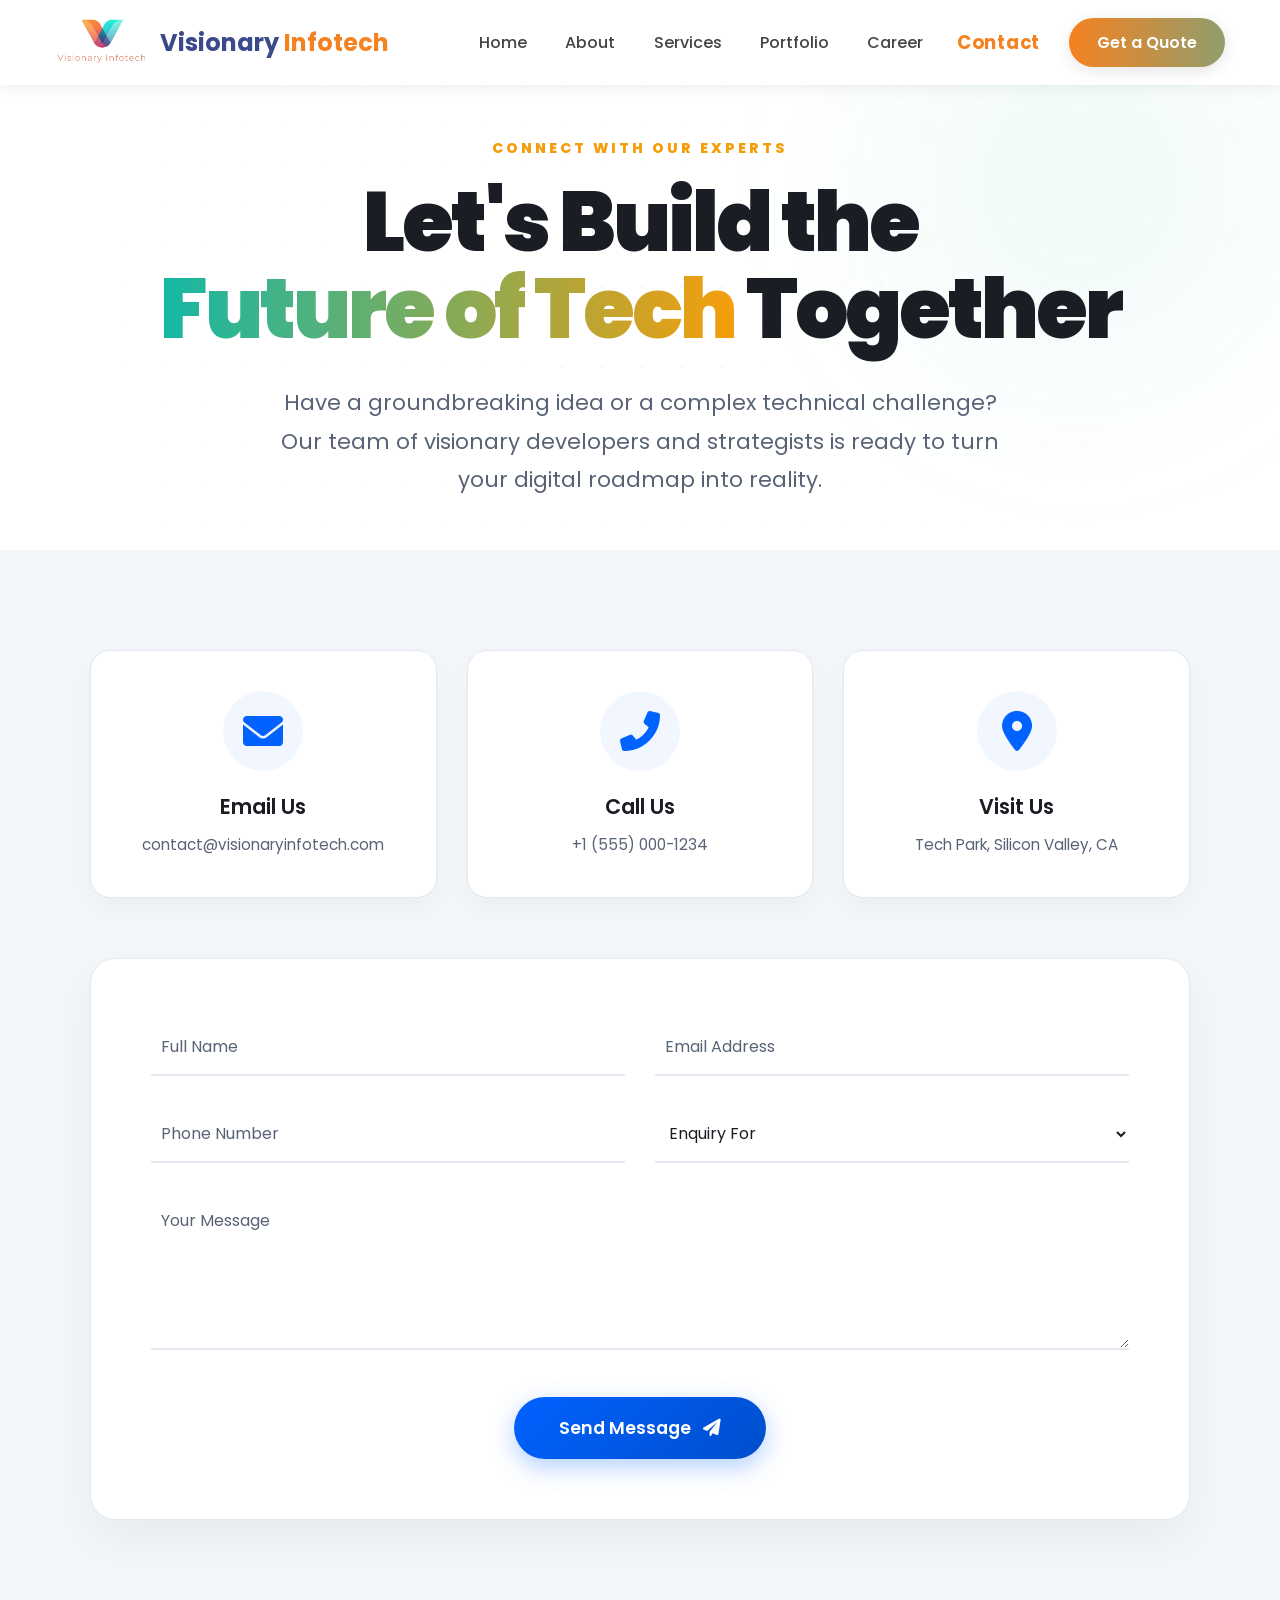
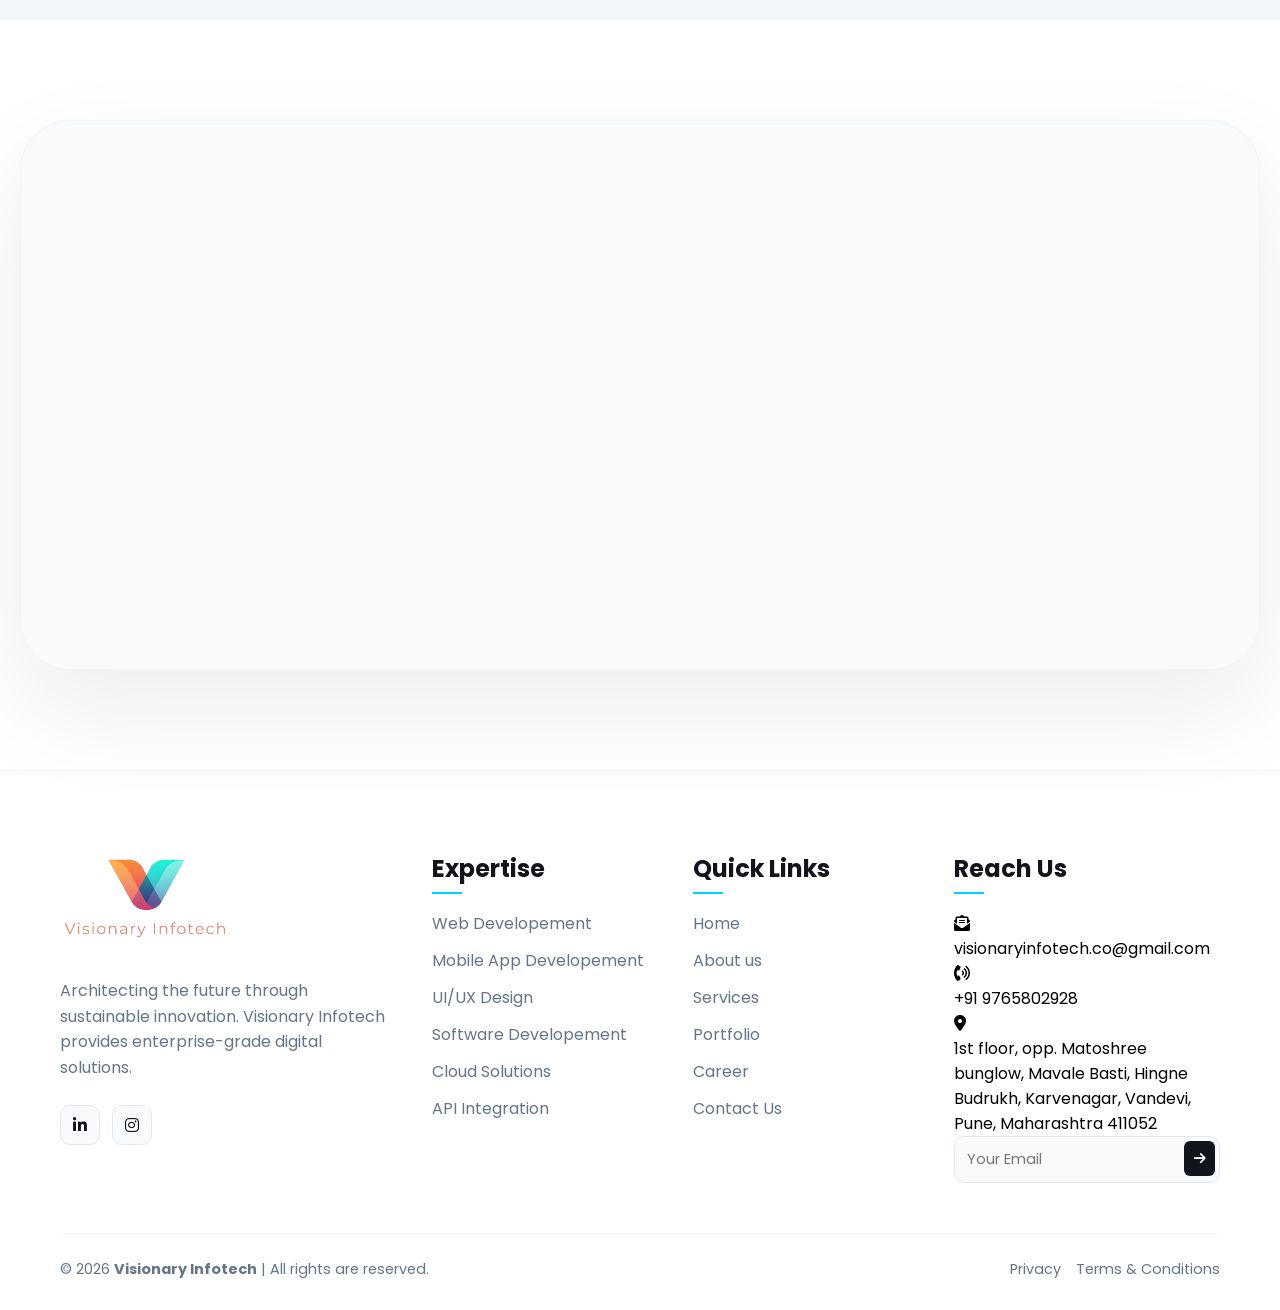
<file: contact.html>
<!DOCTYPE html>
<html lang="en">

<head>
    <meta charset="UTF-8">
    <meta name="viewport" content="width=device-width, initial-scale=1.0">
    <title>Visionary Infotech</title>
    <link rel="stylesheet" href="contact.css">
    <link href="https://fonts.googleapis.com/css2?family=Poppins:wght@300;400;500;600&display=swap" rel="stylesheet">
    <link rel="stylesheet" href="https://cdnjs.cloudflare.com/ajax/libs/font-awesome/6.0.0/css/all.min.css">
</head>

<body>

    <!-- ======================
start navbar
====================== -->

    <nav class="navbar">
        <div class="nav-container">
            <div class="logo">
                <img src="Images/logo.png" alt="Visionary Infotech Logo">
                <div class="logo-text">Visionary <span>Infotech</span></div>
            </div>

            <div class="menu-toggle" id="mobile-menu">
                <span class="bar"></span>
                <span class="bar"></span>
                <span class="bar"></span>
            </div>

            <ul class="nav-menu">
                <li class="nav-item"><a href="index.html" class="nav-links">Home</a></li>
                <li class="nav-item"><a href="about.html" class="nav-links">About</a></li>
                <li class="nav-item"><a href="services.html" class="nav-links">Services</a></li>
                <li class="nav-item"><a href="portfolio.html" class="nav-links">Portfolio</a></li>
                <li class="nav-item"><a href="career.html" class="nav-links">Career</a></li>
                <li class="nav-item"><a href="contact.html" class="nav-links">Contact</a></li>
                <li class="nav-btn">
                    <button class="quote-btn" onclick="location.href='#quote'">Get a Quote</button>
                </li>
            </ul>
        </div>
    </nav>

    <!-- ======================
end navbar
====================== -->

    <section class="contact-hero-light">
        <div class="hero-bg-visuals">
            <div class="glow-sphere"></div>
            <div class="tech-grid"></div>
        </div>

        <div class="container-wide">
            <div class="hero-content reveal-hero">
                <span class="sub-heading-badge">Connect With Our Experts</span>

                <h1 class="main-heading">
                    Let's Build the <br>
                    <span class="gradient-text">Future of Tech</span> Together
                </h1>

                <p class="hero-description">
                    Have a groundbreaking idea or a complex technical challenge? Our team of visionary
                    developers and strategists is ready to turn your digital roadmap into reality.
                </p>
            </div>
        </div>
    </section>

    <section class="contact-main">
        <div class="container">
            <div class="info-grid">
                <div class="info-card">
                    <i class="fas fa-envelope"></i>
                    <h3>Email Us</h3>
                    <p>contact@visionaryinfotech.com</p>
                </div>
                <div class="info-card">
                    <i class="fas fa-phone-alt"></i>
                    <h3>Call Us</h3>
                    <p>+1 (555) 000-1234</p>
                </div>
                <div class="info-card">
                    <i class="fas fa-map-marker-alt"></i>
                    <h3>Visit Us</h3>
                    <p>Tech Park, Silicon Valley, CA</p>
                </div>
            </div>

            <div class="form-container">
                <form id="contactForm">
                    <div class="form-grid">
                        <div class="input-group">
                            <input type="text" id="name" required placeholder=" ">
                            <label for="name">Full Name</label>
                        </div>
                        <div class="input-group">
                            <input type="email" id="email" required placeholder=" ">
                            <label for="email">Email Address</label>
                        </div>
                        <div class="input-group">
                            <input type="tel" id="phone" required placeholder=" ">
                            <label for="phone">Phone Number</label>
                        </div>
                        <div class="input-group">
                            <select id="enquiry" required>
                                <option value="" disabled selected hidden>Enquiry For</option>
                                <option value="web">Web Development</option>
                                <option value="mobile">Mobile App Development</option>
                                <option value="software">Custom Software Development</option>
                                <option value="uiux">UI/UX Design</option>
                                <option value="cloud">Cloud Solutions</option>
                                <option value="api">API Development & Integration</option>
                                <option value="consulting">IT Consulting</option>
                                <option value="support">Technical Support</option>
                                <option value="career">Career / Job Inquiry</option>
                                <option value="other">Other</option>
                            </select>
                        </div>
                    </div>
                    <div class="input-group full-width">
                        <textarea id="message" rows="5" required placeholder=" "></textarea>
                        <label for="message">Your Message</label>
                    </div>
                    <button type="submit" class="submit-btn">
                        <span>Send Message</span>
                        <i class="fas fa-paper-plane"></i>
                    </button>
                </form>
            </div>
        </div>
    </section>

    <section class="simple-map-section">
    <div class="container-wide">
        <div class="map-frame reveal-map">
            <div class="map-canvas">
                <iframe
                    src="https://www.google.com/maps/embed?pb=!1m18!1m12!1m3!1d3783.743452277028!2d73.8134887!3d18.4925813!2m3!1f0!2f0!3f0!3m2!1i1024!2i768!4f13.1!3m3!1m2!1s0x3bc2bf28f4687df9%3A0xf7f4e1a060f0540e!2zMXN0IGZsb29yLCBvcHAuIE1hdG9zaHJlZSBidW5nbG93LCBNYXZhbGUgQmFzdGksIEhpbmduZSBCdWRydWtoLCBLYXJ2ZW5hZ2FyLCBWYW5kZXZpLCBQdW5lLCBNYWhhcmFzaHRyYSA0MTEwNTIsIEluZGlh!5e0!3m2!1sen!2sin!4v1711560000000!5m2!1sen!2sin"
                    width="100%" height="100%" style="border:0;" allowfullscreen="" loading="lazy"
                    referrerpolicy="no-referrer-when-downgrade">
                </iframe>
            </div>
        </div>
    </div>
</section>










    <!-- ================
 FOOTER
 ==================== -->
    <footer class="mega-footer">
        <div class="footer-container">
            <div class="footer-main-grid">

                <div class="footer-col animate-box">
                    <div class="brand-wrapper">
                        <img src="Images/logo.png" alt="Visionary Infotech" class="footer-logo">
                        <p class="brand-statement">
                            Architecting the future through sustainable innovation. Visionary Infotech provides
                            enterprise-grade digital solutions.
                        </p>
                        <div class="social-symbol-row">
                            <a href="https://linkedin.com/company/visionaryinfotech" class="symbol-link" style="--hover-bg: #0077b5;" title="LinkedIn"><i
                                    class="fa-brands fa-linkedin-in"></i></a>
                            <a href="https://www.instagram.com/visionaryinfotech.co/" class="symbol-link" style="--hover-bg: #E1306C;" title="Instagram"><i
                                    class="fa-brands fa-instagram"></i></a>
                            <!-- <a href="#" class="symbol-link" style="--hover-bg: #1877f2;" title="Facebook"><i
                                    class="fa-brands fa-facebook-f"></i></a> -->
                        </div>
                    </div>
                </div>

                <div class="footer-col animate-box">
                    <h4 class="footer-h">Expertise</h4>
                    <ul class="footer-nav">
                        <li><a href="#">Web Developement</a></li>
                        <li><a href="#">Mobile App Developement</a></li>
                        <li><a href="#">UI/UX Design</a></li>
                        <li><a href="#">Software Developement</a></li>
                        <li><a href="#">Cloud Solutions</a></li>
                        <li><a href="#">API Integration</a></li>
                    </ul>
                </div>

                <div class="footer-col animate-box">
                    <h4 class="footer-h">Quick Links</h4>
                    <ul class="footer-nav">
                        <li><a href="index.html">Home</a></li>
                        <li><a href="about.html">About us</a></li>
                        <li><a href="services.html">Services</a></li>
                        <li><a href="portfolio.html">Portfolio</a></li>
                        <li><a href="career.html">Career</a></li>
                        <li><a href="contact.html">Contact Us</a></li>
                    </ul>
                </div>

                <div class="footer-col animate-box">
                    <h4 class="footer-h">Reach Us</h4>
                    <div class="contact-mini-list">
                        <div class="c-item">
                            <i class="fa-solid fa-envelope-open-text"></i>
                            <p>visionaryinfotech.co@gmail.com</p>
                        </div>
                        <div class="c-item">
                            <i class="fa-solid fa-phone-volume"></i>
                            <p>+91 9765802928</p>
                        </div>
                        <div class="c-item">
                            <i class="fa-solid fa-location-dot"></i>
                            <p>1st floor, opp. Matoshree bunglow, Mavale Basti, Hingne Budrukh, Karvenagar, Vandevi,
                                Pune, Maharashtra 411052
                            </p>
                        </div>
                    </div>
                    <form class="glass-form">
                        <input type="email" placeholder="Your Email" required>
                        <button type="submit"><i class="fa-solid fa-arrow-right"></i></button>
                    </form>
                </div>

            </div>

            <div class="footer-bottom-bar">
                <p>&copy; <span id="current-year"></span> <strong>Visionary Infotech</strong> | All rights are reserved.
                </p>
                <div class="b-right">
                    <a href="#">Privacy</a>
                    <a href="#">Terms & Conditions </a>
                </div>
            </div>
        </div>
    </footer>




    <script src="contact.js"></script>
</body>

</html>
</file>
<file: about.css>
/* ======================
navbar
====================== */

* {
    margin: 0;
    padding: 0;
    box-sizing: border-box;
    font-family: 'Poppins', sans-serif;
}

:root {
    --orange: #f58220;
    --teal: #2db9b9;
    --purple-dark: #3b4a8b;
    --text-grey: #444;
    --white: #ffffff;
    --transition: all 0.3s cubic-bezier(0.175, 0.885, 0.32, 1.275);
}

/* ======================
   Navbar Layout
   ====================== */
.navbar {
    background: var(--white);
    height: 85px;
    display: flex;
    justify-content: center;
    align-items: center;
    position: sticky;
    top: 0;
    z-index: 1000;
    box-shadow: 0 2px 15px rgba(0,0,0,0.08);
}

.nav-container {
    display: flex;
    justify-content: space-between;
    align-items: center;
    width: 100%;
    max-width: 1250px;
    padding: 0 40px;
}

/* Logo Styling */
.logo {
    display: flex;
    align-items: center;
    gap: 12px;
}

.logo img {
    height: 55px;
}

.logo-text {
    font-size: 1.5rem;
    font-weight: 700;
    color: var(--purple-dark);
}

.logo-text span {
    color: var(--orange);
}

/* ======================
   Navigation Menu
   ====================== */
.nav-menu {
    display: flex;
    align-items: center;
    list-style: none;
}

.nav-item {
    height: 85px;
    display: flex;
    align-items: center;
}

.nav-links {
    color: var(--text-grey);
    text-decoration: none;
    padding: 0 1.2rem;
    font-weight: 500;
    transition: var(--transition);
    display: inline-block;
}

.nav-links:hover {
    color: var(--teal);
    transform: translateY(-2px); /* Subtle lift on hover */
}

/* ======================
   ACTIVE LINK STYLING 
   (Underline Removed)
   ====================== */

.nav-links.active {
    color: var(--orange) !important;
    font-weight: 700;
    transform: scale(1.15); /* Keep the Grow Animation */
}

/* ======================
   Button Styling
   ====================== */
.quote-btn {
    padding: 12px 28px;
    border: none;
    outline: none;
    border-radius: 50px;
    background: linear-gradient(90deg, var(--orange), var(--teal));
    background-size: 200% auto;
    color: white;
    font-size: 1rem;
    font-weight: 600;
    cursor: pointer;
    transition: 0.5s;
    margin-left: 15px;
    box-shadow: 0 4px 15px rgba(0,0,0,0.1);
}

.quote-btn:hover {
    background-position: right center;
    transform: translateY(-3px);
    box-shadow: 0 6px 20px rgba(45, 185, 185, 0.3);
}

/* ======================
   Mobile Responsiveness
   ====================== */
@media screen and (max-width: 1024px) {
    .nav-container { padding: 0 20px; }
    .nav-links { padding: 0 0.8rem; }
}

@media screen and (max-width: 960px) {
    .menu-toggle {
        display: block;
        cursor: pointer;
        z-index: 1001;
    }

    .bar {
        width: 28px;
        height: 3px;
        margin: 6px auto;
        transition: all 0.4s ease-in-out;
        background: var(--purple-dark);
        display: block;
    }

    .nav-menu {
        display: flex;
        flex-direction: column;
        width: 100%;
        height: 100vh;
        position: absolute;
        top: 85px;
        left: -100%;
        opacity: 0;
        transition: all 0.5s ease;
        background: #fff;
        padding-top: 30px;
        box-shadow: 0 10px 15px rgba(0,0,0,0.05);
    }

    .nav-menu.active {
        left: 0;
        opacity: 1;
    }

    .nav-item { 
        width: 100%; 
        height: 70px; 
        justify-content: center;
    }
    
    .nav-links {
        text-align: center;
        width: auto;
        padding: 1rem;
    }

    .nav-btn {
        margin-top: 20px;
    }

    .quote-btn {
        margin-left: 0;
        width: 200px;
    }

    /* Hamburger Animation States */
    #mobile-menu.is-active .bar:nth-child(2) { opacity: 0; }
    #mobile-menu.is-active .bar:nth-child(1) { transform: translateY(9px) rotate(45deg); }
    #mobile-menu.is-active .bar:nth-child(3) { transform: translateY(-9px) rotate(-45deg); }
}

/* ======================
end navbar
====================== */

/* ======================
banner 
======================  */

:root {
    --logo-orange: #ff9d5c;
    --logo-pink: #d6336c;
    --logo-teal: #20c997;
    --text-dark: #1e293b;
    --bg-light: #f8fafc;
}

* {
    margin: 0;
    padding: 0;
    box-sizing: border-box;
    font-family: 'Inter', sans-serif;
}

.hero-parallax {
    position: relative;
    min-height:55vh;
    display: flex;
    align-items: center;
    justify-content: center;
    background: var(--bg-light);
    overflow: hidden;
}

.mesh-bg {
    position: absolute;
    inset: 0;
    background: 
        radial-gradient(circle at 20% 20%, rgba(255, 157, 92, 0.15), transparent 40%),
        radial-gradient(circle at 80% 80%, rgba(32, 201, 151, 0.15), transparent 40%);
    filter: blur(60px);
}

.container {
    position: relative;
    z-index: 10;
    text-align: center;
    width: 100%;
    padding: 0 20px;
}

.main-heading {
    font-size: clamp(2.5rem, 7vw, 4.5rem);
    font-weight: 900;
    margin-bottom: 1.5rem;
    color: var(--text-dark);
}

.gradient-text {
    background: linear-gradient(90deg, var(--logo-orange), var(--logo-pink), var(--logo-teal));
    -webkit-background-clip: text;
    -webkit-text-fill-color: transparent;
}

.hero-content .description {
    max-width: 900px;
    margin: 0 auto 3rem auto;
    color: #64748b;
    line-height: 1.6;
    font-size: 1.3rem;
}

/* --- BUTTON LAYOUT LOGIC --- */

.cta-wrapper {
    display: flex;
    justify-content: center; /* Centers horizontally on Desktop */
    align-items: center;     /* Centers vertically */
    gap: 20px;               /* Space between buttons */
    flex-direction: row;     /* Desktop default: Side by side */
}

.btn-white {
    background: #ffffff;
    color: var(--text-dark);
    text-decoration: none;
    padding: 16px 40px;
    border-radius: 50px;
    font-weight: 700;
    font-size: 1rem;
    box-shadow: 0 10px 25px rgba(0, 0, 0, 0.05);
    border: 1px solid #e2e8f0;
    transition: all 0.3s ease;
    min-width: 200px; /* Ensures buttons are same size */
}

.btn-white:hover {
    transform: translateY(-5px);
    box-shadow: 0 15px 30px rgba(0, 0, 0, 0.1);
    border-color: var(--logo-pink);
    color: var(--logo-pink);
}

/* --- MOBILE RESPONSIVE VIEW --- */
@media (max-width: 768px) {
    .cta-wrapper {
        flex-direction: column; /* Stack vertically on mobile */
        width: 100%;
    }

    .btn-white {
        width: 100%;        /* Full width on mobile */
        max-width: 300px;   /* But capped for better look */
        text-align: center;
    }
    #contact-mobileview{
        margin-bottom: 20px;
    }
}

/* ======================
end banner 
====================== */

/* ======================
Company Introduction
====================== */

@import url('https://fonts.googleapis.com/css2?family=Outfit:wght@300;400;600;800&display=swap');

:root {
    --teal: #20c997;
    --orange: #ff9d5c;
    --pink: #d6336c;
    --dark: #0f172a;
    --gray: #64748b;
}

.intro-glass-section {
    padding: 60px 5%;
    background: #ffffff;
    font-family: 'Outfit', sans-serif;
    overflow: hidden;
}

.intro-header { text-align: center; margin-bottom: 50px; position: relative; }
.mini-title { color: var(--brand-orange); text-transform: uppercase; letter-spacing: 3px; font-size: 0.9rem; margin-bottom: 20px; font-weight: 700; }
.main-title { font-size: 2.8rem; font-weight: 800; color: var(--dark); line-height: 1.2; }
.gradient-text { background: linear-gradient(135deg, var(--orange), var(--pink)); -webkit-background-clip: text; -webkit-text-fill-color: transparent; }

.glass-grid {
    display: grid;
    grid-template-columns: repeat(3, 1fr);
    gap: 30px;
    max-width: 1200px;
    margin: 0 auto;
}

/* --- Premium Card Styling --- */
.premium-card {
    position: relative;
    background: #ffffff;
    border-radius: 24px;
    padding: 40px 30px;
    border: 1px solid #f1f5f9;
    transition: all 0.4s cubic-bezier(0.4, 0, 0.2, 1);
    display: flex;
    flex-direction: column;
    z-index: 1;
}

/* The Subtle Background Glow */
.card-glow {
    position: absolute;
    top: 0; left: 0; width: 100%; height: 100%;
    border-radius: 24px;
    background: radial-gradient(circle at top left, rgba(255,255,255,0.8), transparent);
    opacity: 0;
    transition: 0.4s;
    z-index: -1;
}

.premium-card:hover {
    transform: translateY(-12px);
    box-shadow: 0 30px 60px -15px rgba(0,0,0,0.08);
    border-color: transparent;
}

.premium-card:hover .card-glow { opacity: 1; }

/* Icon Containers */
.icon-box {
    width: 60px; height: 60px;
    border-radius: 16px;
    display: flex; align-items: center; justify-content: center;
    margin-bottom: 25px;
    transition: 0.4s;
}

.icon-box svg { width: 28px; height: 28px; stroke-width: 1.5px; }

/* Color Variants */
.teal-variant .icon-box { background: rgba(32, 201, 151, 0.1); color: var(--teal); }
.orange-variant .icon-box { background: rgba(255, 157, 92, 0.1); color: var(--orange); }
.pink-variant .icon-box { background: rgba(214, 51, 108, 0.1); color: var(--pink); }

.premium-card:hover.teal-variant { background: linear-gradient(145deg, #ffffff, #f0fff9); }
.premium-card:hover.orange-variant { background: linear-gradient(145deg, #ffffff, #fff7f2); }
.premium-card:hover.pink-variant { background: linear-gradient(145deg, #ffffff, #fff0f5); }

/* Typography */
.premium-card h3 { font-size: 1.5rem; font-weight: 700; color: var(--dark); margin-bottom: 15px; }
.premium-card p { font-size: 1rem; color: var(--gray); line-height: 1.6; margin-bottom: 25px; }

/* Points Styling */
.premium-points { list-style: none; padding: 0; }
.premium-points li {
    font-size: 0.9rem; font-weight: 600; color: var(--dark);
    margin-bottom: 10px; display: flex; align-items: center; gap: 10px;
}

.premium-points li::before {
    content: ''; width: 6px; height: 6px; border-radius: 50%;
}

.teal-variant .premium-points li::before { background: var(--teal); box-shadow: 0 0 8px var(--teal); }
.orange-variant .premium-points li::before { background: var(--orange); box-shadow: 0 0 8px var(--orange); }
.pink-variant .premium-points li::before { background: var(--pink); box-shadow: 0 0 8px var(--pink); }

/* --- Mobile Responsiveness --- */
@media (max-width: 1024px) {
    .glass-grid { grid-template-columns: repeat(2, 1fr); }
}

@media (max-width: 768px) {
    .glass-grid { grid-template-columns: 1fr; }
    .main-title { font-size: 2rem; }
}

/* =======================
Company Introduction
======================= */

/* =======================
mission-vision
======================= */
@import url('https://fonts.googleapis.com/css2?family=Outfit:wght@300;400;600;800&display=swap');

:root {
    --p-orange: #f27121;
    --p-teal: #20c997;
    --p-dark: #0f172a;
    --p-gray: #64748b;
    --card-shadow: 0 20px 50px rgba(0,0,0,0.04);
}

.philosophy-section {
    position: relative;
    padding: 20px;
    background: #ffffff;
    font-family: 'Outfit', sans-serif;
    overflow: hidden;
}

/* Background Decoration */
.glow-orb {
    position: absolute;
    width: 500px; height: 500px;
    filter: blur(120px); opacity: 0.06; z-index: 0;
}
.orb-orange { top: -10%; left: -10%; background: var(--p-orange); }
.orb-teal { bottom: -10%; right: -10%; background: var(--p-teal); }

.container { max-width: 1200px; margin: 0 auto; position: relative; z-index: 1; }

/* Elegant Header */
.phi-header { text-align: center; margin-bottom: 80px; }
.line-badge { 
    display: flex; align-items: center; justify-content: center; gap: 15px; 
    margin-bottom: 20px; 
}
.badge-text { display: inline-block;
    color: var(--brand-orange);
    /* background: rgba(214, 51, 108, 0.12);  */
    /* padding: 10px 24px; */
    border-radius: 50px;
    font-size: 0.9rem;
    font-weight: 800; /* Bolder */
    text-transform: uppercase;
    letter-spacing: 2px;
    margin-bottom: 10px; }
.phi-title { font-size: 3rem; font-weight: 800; color: var(--p-dark); }
.text-gradient { background: linear-gradient(135deg, var(--p-orange), #ff4d4d); -webkit-background-clip: text; -webkit-text-fill-color: transparent; }

/* Prominent Icon Grid */
.phi-grid { display: grid; grid-template-columns: 1fr 1fr; gap: 40px; }

.phi-card {
    background: #ffffff;
    border: 1px solid #f1f5f9;
    padding: 60px 40px;
    border-radius: 40px;
    display: flex;
    flex-direction: column;
    align-items: center;
    text-align: center;
    transition: all 0.5s cubic-bezier(0.19, 1, 0.22, 1);
}

.phi-card:hover {
    transform: translateY(-15px);
    box-shadow: var(--card-shadow);
    border-color: #e2e8f0;
}

/* SVG Icon Styling */
.phi-icon-container {
    width: 120px; height: 120px;
    margin-bottom: 35px;
    transition: transform 0.6s ease;
}
.phi-svg { width: 100%; height: 100%; fill: none; stroke-width: 2; }

.mission-box .svg-bg { fill: rgba(242, 113, 33, 0.05); }
.mission-box .svg-path, .mission-box .svg-outline, .mission-box .svg-center { stroke: var(--p-orange); }

.vision-box .svg-bg { fill: rgba(32, 201, 151, 0.05); }
.vision-box .svg-path, .vision-box .svg-outline { stroke: var(--p-teal); }

.phi-card:hover .phi-icon-container { transform: scale(1.1) rotate(5deg); }

/* Content Styling */
.phi-label { font-weight: 700; color: var(--p-gray); font-size: 0.75rem; letter-spacing: 3px; display: block; margin-bottom: 10px; }
.phi-content h3 { font-size: 2rem; font-weight: 800; color: var(--p-dark); margin-bottom: 20px; }
.phi-content p { color: var(--p-gray); line-height: 1.8; font-size: 1.1rem; margin-bottom: 30px; }

/* Elegant Points */
.phi-stats { display: flex; justify-content: center; gap: 20px; flex-wrap: wrap; }
.p-stat {
    font-size: 0.9rem; font-weight: 700; color: var(--p-dark);
    background: #f8fafc; padding: 8px 16px; border-radius: 12px;
}
.p-stat span { color: var(--p-orange); }

/* Mobile Optimization */
@media (max-width: 992px) {
    .phi-grid { grid-template-columns: 1fr; }
    .phi-title { font-size: 2.2rem; }
    .phi-card { padding: 40px 20px; }
}
/* =======================
mission-vision
======================= */

/* =======================
Years of Experience
======================= */

/* --- Variables & Section Setup --- */
:root {
    --brand-teal: #20c997;
    --brand-orange: #ff9d5c;
    --brand-pink: #d6336c;
    --text-dark: #0f172a;
    --text-muted: #475569;
    --glass-bg: rgba(255, 255, 255, 0.7);
    --glass-border: rgba(226, 232, 240, 0.8);
}

.stats-3d-section {
    padding: 60px 20px;
    background-color: #f8fafc; /* Ultra-light grey to make white cards pop */
    position: relative;
    overflow: hidden;
}

/* --- Grid Layout --- */
.stats-grid {
    display: grid;
    grid-template-columns: repeat(auto-fit, minmax(300px, 1fr));
    gap: 30px;
    max-width: 1200px;
    margin-top:20px;
}

/* --- Individual Card Styling --- */
.stat-card {
    position: relative;
    perspective: 1000px; /* Essential for 3D tilt effects */
    cursor: default;
}

.card-inner {
    background: var(--glass-bg);
    backdrop-filter: blur(12px);
    -webkit-backdrop-filter: blur(12px);
    border: 1px solid var(--glass-border);
    border-radius: 24px;
    padding: 30px 30px;
    text-align: center;
    transition: all 0.4s cubic-bezier(0.175, 0.885, 0.32, 1.275);
    height: 100%;
    display: flex;
    flex-direction: column;
    align-items: center;
    box-shadow: 0 10px 30px rgba(0, 0, 0, 0.03);
}

/* --- Icon Wrapper --- */
.stat-icon-wrapper {
    width: 70px;
    height: 70px;
    border-radius: 20px;
    display: flex;
    align-items: center;
    justify-content: center;
    font-size: 2rem;
    margin-bottom: 20px;
    transition: transform 0.3s ease;
}

/* Color Themes for Icons & Hover */
.orange-glow .stat-icon-wrapper { background: rgba(255, 157, 92, 0.15); color: var(--brand-orange); }
.teal-glow .stat-icon-wrapper { background: rgba(32, 201, 151, 0.15); color: var(--brand-teal); }
.pink-glow .stat-icon-wrapper { background: rgba(214, 51, 108, 0.15); color: var(--brand-pink); }

/* --- Typography --- */
.stat-number {
    font-size: 3.2rem;
    font-weight: 900;
    color: var(--text-dark);
    margin-bottom: 8px;
    letter-spacing: -1px;
    font-variant-numeric: tabular-nums;
}

.card-inner h3 {
    font-size: 1.25rem;
    color: var(--text-dark);
    font-weight: 700;
    margin-bottom: 12px;
}

.card-inner p {
    font-size: 0.95rem;
    color: var(--text-muted);
    line-height: 1.6;
    margin: 0;
}

/* --- Hover States --- */
.stat-card:hover .card-inner {
    transform: translateY(-12px);
    background: #ffffff;
    box-shadow: 0 25px 50px rgba(0, 0, 0, 0.1);
}

/* Animated bottom border glow on hover */
.card-inner::after {
    content: '';
    position: absolute;
    bottom: 0;
    left: 50%;
    width: 0;
    height: 4px;
    border-radius: 10px;
    transition: all 0.4s ease;
    transform: translateX(-50%);
}

.orange-glow:hover::after { background: var(--brand-orange); width: 40%; box-shadow: 0 0 15px var(--brand-orange); }
.teal-glow:hover::after { background: var(--brand-teal); width: 40%; box-shadow: 0 0 15px var(--brand-teal); }
.pink-glow:hover::after { background: var(--brand-pink); width: 40%; box-shadow: 0 0 15px var(--brand-pink); }

.stat-card:hover .stat-icon-wrapper {
    transform: scale(1.15) rotate(8deg);
}

/* --- Responsive Media Queries --- */
@media (max-width: 992px) {
    .stats-grid {
        grid-template-columns: repeat(2, 1fr);
    }
}

@media (max-width: 640px) {
    .stats-3d-section {
        padding: 40px 15px;
    }
    .stats-grid {
        grid-template-columns: 1fr;
    }
    .stat-number {
        font-size: 2.8rem;
    }
}

/* --- Animation for Scroll Reveal --- */
.reveal {
    opacity: 0;
    transform: translateY(30px);
    transition: all 0.8s ease-out;
}

.reveal.active {
    opacity: 1;
    transform: translateY(0);
}
/* =======================
Years of Experience
======================= */

/* =======================
Technology Expertise
======================= */

:root {
    --brand-teal: #20c997;
    --brand-orange: #ff9d5c;
    --brand-pink: #d6336c;
    --text-dark: #0f172a;
    --text-muted: #475569;
}

.tech-expertise-section {
    position: relative;
    padding: 40px;
    background: #ffffff;
    overflow: hidden;
}

/* --- Animated 3-Color Mesh Background --- */
.mesh-gradient {
    position: absolute;
    inset: 0;
    opacity: 0.15;
    filter: blur(100px);
    z-index: 1;
    background: 
        radial-gradient(circle at 20% 30%, var(--brand-teal) 0%, transparent 50%),
        radial-gradient(circle at 80% 70%, var(--brand-orange) 0%, transparent 50%),
        radial-gradient(circle at 50% 50%, var(--brand-pink) 0%, transparent 50%);
    animation: meshShift 20s infinite alternate ease-in-out;
}

@keyframes meshShift {
    0% { transform: scale(1) translate(0, 0); }
    100% { transform: scale(1.3) translate(5%, 5%); }
}

.container {
    max-width: 1200px;
    margin: 0 auto;
    position: relative;
    z-index: 10;
}

/* --- Header --- */
.expertise-header {
    text-align: center;
    margin-bottom: 80px;
}

.mini-label {
    display: inline-block;
    color: var(--brand-orange);
    /* background: rgba(214, 51, 108, 0.12);  */
    /* padding: 10px 24px; */
    /* border-radius: 50px; */
    font-size: 0.9rem;
    font-weight: 800; /* Bolder */
    text-transform: uppercase;
    letter-spacing: 2px;
    margin-bottom: 20px;
}

.main-title {
    font-size: clamp(2.5rem, 5vw, 3.5rem);
    color: var(--text-dark);
    font-weight: 900;
}

.highlight {
    background: linear-gradient(90deg, var(--brand-teal), var(--brand-orange), var(--brand-pink));
    -webkit-background-clip: text;
    -webkit-text-fill-color: transparent;
}

.subtitle {
    color: var(--text-muted);
    font-size: 1.1rem;
    max-width: 600px;
    margin: 15px auto 0;
}

/* --- Hexagon Grid Logic --- */
.hexagon-grid {
    display: flex;
    flex-wrap: wrap;
    justify-content: center;
    gap: 20px;
}

.hex-wrapper {
    width: 280px;
    height: 320px;
    position: relative;
}

.hexagon {
    width: 100%;
    height: 100%;
    background: rgba(255, 255, 255, 0.95);
    clip-path: polygon(50% 0%, 100% 25%, 100% 75%, 50% 100%, 0% 75%, 0% 25%);
    display: flex;
    align-items: center;
    justify-content: center;
    text-align: center;
    padding: 30px;
    border: 1px solid #e2e8f0;
    box-shadow: 0 10px 30px rgba(0,0,0,0.05);
    transition: all 0.5s cubic-bezier(0.175, 0.885, 0.32, 1.275);
    backdrop-filter: blur(10px);
}

.hexagon:hover {
    transform: translateY(-15px) scale(1.05);
    background: #ffffff;
    box-shadow: 0 30px 60px rgba(0,0,0,0.1);
}

.glass-teal:hover { border-top: 5px solid var(--brand-teal); }
.glass-orange:hover { border-top: 5px solid var(--brand-orange); }

.hex-icon {
    font-size: 3.5rem;
    margin-bottom: 15px;
}

.hex-content h3 {
    font-size: 1.3rem;
    color: var(--text-dark);
    margin-bottom: 8px;
}

.hex-content p {
    color: var(--text-muted);
    font-size: 0.9rem;
    font-weight: 500;
}

/* --- Floating Animations --- */
@keyframes float {
    0%, 100% { transform: translateY(0); }
    50% { transform: translateY(-15px); }
}

.float-1 { animation: float 5s infinite ease-in-out; }
.float-2 { animation: float 6s infinite ease-in-out; animation-delay: 1s; }
.float-3 { animation: float 7s infinite ease-in-out; animation-delay: 2s; }

/* --- Reveal --- */
.reveal {
    opacity: 0;
    transform: translateY(40px);
    transition: all 0.8s ease-out;
}

.reveal.active {
    opacity: 1;
    transform: translateY(0);
}

/* --- Responsive Honeycomb --- */
@media (min-width: 1024px) {
    .hexagon-grid {
        display: grid;
        grid-template-columns: repeat(3, 1fr);
        max-width: 950px;
        margin: 0 auto;
    }
    /* Offset cards to create honeycomb look */
    .hex-wrapper:nth-child(2) { margin-top: 80px; }
    .hex-wrapper:nth-child(5) { margin-top: 80px; }
}

@media (max-width: 768px) {
    .hex-wrapper { width: 250px; height: 290px; }
}

/* =======================
Technology Expertise
======================= */

/* ======================
founder
====================== */

:root {
    --brand-teal: #20c997;
    --brand-orange: #ff9d5c;
    --brand-pink: #d6336c;
    --text-dark: #0f172a;
    --text-muted: #475569;
}

.founder-section {
    position: relative;
    padding: 50px;
    background: #ffffff;
    overflow: hidden;
    display: flex;
    justify-content: center;
    align-items: center;
    min-height: 60vh;
}

/* --- Animated Mesh Background (Matches Tech Section) --- */
.founder-mesh-gradient {
    position: absolute;
    inset: 0;
    opacity: 0.12;
    filter: blur(80px);
    z-index: 1;
    background: 
        radial-gradient(circle at 10% 20%, var(--brand-teal) 0%, transparent 40%),
        radial-gradient(circle at 90% 80%, var(--brand-orange) 0%, transparent 40%),
        radial-gradient(circle at 50% 50%, var(--brand-pink) 0%, transparent 40%);
    animation: founderMeshShift 15s infinite alternate ease-in-out;
}

@keyframes founderMeshShift {
    0% { transform: scale(1) rotate(0deg); }
    100% { transform: scale(1.2) rotate(3deg) translate(2%, 2%); }
}

.founder-container {
    max-width: 900px;
    margin: 0 auto;
    position: relative;
    z-index: 10;
    text-align: center;
}

/* --- Header & Typography --- */
.founder-breadcrumb {
    display: inline-block;
    color: var(--brand-orange);
    font-size: 0.9rem;
    font-weight: 800;
    text-transform: uppercase;
    letter-spacing: 3px;
    margin-bottom: 20px;
}

.founder-main-title {
    font-size: clamp(2.2rem, 6vw, 3.8rem);
    color: var(--text-dark);
    font-weight: 900;
    line-height: 1.1;
    margin-bottom: 30px;
}

.gradient-text {
    background: linear-gradient(90deg, var(--brand-teal), var(--brand-orange), var(--brand-pink));
    -webkit-background-clip: text;
    -webkit-text-fill-color: transparent;
}

.title-divider {
    width: 80px;
    height: 6px;
    background: linear-gradient(90deg, var(--brand-teal), var(--brand-orange));
    margin: 0 auto 40px;
    border-radius: 50px;
}

/* --- Quote Section (Glassmorphism Lite) --- */
.quote-container {
    position: relative;
    padding: 40px;
    background: rgba(255, 255, 255, 0.4);
    backdrop-filter: blur(10px);
    border: 1px solid rgba(226, 232, 240, 0.5);
    border-radius: 40px;
    margin-bottom: 50px;
}

.quote-mark {
    position: absolute;
    top: -25px;
    left: 50%;
    transform: translateX(-50%);
    font-size: 5rem;
    color: var(--brand-teal);
    opacity: 0.2;
    font-family: serif;
    line-height: 1;
}

.founder-desc {
    font-size: clamp(1.1rem, 3vw, 1.4rem);
    line-height: 1.8;
    color: var(--text-muted);
    font-style: italic;
    font-weight: 500;
}

/* --- Signature & Badge --- */
.founder-signature {
    display: flex;
    flex-direction: column;
    align-items: center;
}

.experience-pill {
    display: flex;
    align-items: center;
    gap: 10px;
    background: rgba(255, 255, 255, 0.8);
    padding: 8px 20px;
    border-radius: 50px;
    box-shadow: 0 10px 20px rgba(0,0,0,0.05);
    margin-bottom: 20px;
    border: 1px solid #f1f5f9;
}

.experience-pill .years {
    font-size: 1.4rem;
    font-weight: 900;
    color: var(--brand-orange);
}

.experience-pill .label {
    font-size: 0.75rem;
    font-weight: 700;
    text-transform: uppercase;
    color: var(--text-muted);
    letter-spacing: 1px;
}

.founder-signature h3 {
    font-size: 2rem;
    color: var(--text-dark);
    margin: 0 0 5px 0;
    font-weight: 800;
}

.position {
    font-size: 1.1rem;
    font-weight: 600;
    color: var(--text-muted);
}

.text-teal { color: var(--brand-teal); }

/* --- Animations --- */
.reveal-up {
    opacity: 0;
    transform: translateY(40px);
    transition: all 1s cubic-bezier(0.2, 0.8, 0.2, 1);
}

.reveal-up.active {
    opacity: 1;
    transform: translateY(0);
}

/* --- Responsive Media Queries --- */
@media (max-width: 768px) {
    .founder-section { padding: 60px 20px; }
    .quote-container { padding: 30px 20px; border-radius: 25px; }
    .founder-signature h3 { font-size: 1.6rem; }
}
/* ======================
founder
====================== */

/* ======================
Our Approach
====================== */

:root {
    --text-dark: #0f172a;
    --text-muted: #64748b;
    --bg-white: #ffffff;
}

.approach-section {
    padding: 40px;
    background: var(--bg-white);
    overflow: hidden;
}

.approach-header {
    text-align: center;
    margin-bottom: 80px;
}

/* --- Timeline Layout --- */
.approach-timeline {
    position: relative;
    max-width: 1000px;
    margin: 0 auto;
    padding: 40px 0;
}

/* Central Line */
.timeline-line {
    position: absolute;
    left: 50%;
    top: 0;
    bottom: 0;
    width: 4px;
    background: #f1f5f9;
    transform: translateX(-50%);
    border-radius: 10px;
}

.line-progress {
    position: absolute;
    top: 0;
    left: 0;
    width: 100%;
    height: 0%; /* Animated via JS */
    background: linear-gradient(to bottom, #ff9d5c, #d6336c, #20c997);
    border-radius: 10px;
    transition: height 0.1s linear;
}

/* Individual Blocks */
.approach-block {
    position: relative;
    width: 50%;
    padding: 20px 40px;
    margin-bottom: 40px;
    box-sizing: border-box;
}

/* Alternate Left/Right */
.approach-block:nth-child(even) { left: 0; text-align: right; }
.approach-block:nth-child(odd) { left: 50%; text-align: left; }

.block-content {
    background: #ffffff;
    padding: 30px;
    border-radius: 20px;
    border: 1px solid #e2e8f0;
    box-shadow: 0 10px 30px rgba(0,0,0,0.03);
    transition: all 0.4s ease;
}

.approach-block:hover .block-content {
    border-color: var(--accent);
    transform: translateY(-5px);
    box-shadow: 0 20px 40px rgba(0,0,0,0.07);
}

.step-number {
    position: absolute;
    top: 20px;
    width: 50px;
    height: 50px;
    background: var(--accent);
    color: white;
    font-weight: 900;
    display: flex;
    align-items: center;
    justify-content: center;
    border-radius: 50%;
    font-size: 1.2rem;
    z-index: 10;
    border: 5px solid #fff;
}

.approach-block:nth-child(even) .step-number { right: -25px; }
.approach-block:nth-child(odd) .step-number { left: -25px; }

.block-content h3 {
    color: var(--text-dark);
    margin-bottom: 10px;
    font-size: 1.4rem;
}

.block-content p {
    color: var(--text-muted);
    line-height: 1.6;
}

/* --- Reveal Animations --- */
.reveal {
    opacity: 0;
    transition: all 0.8s cubic-bezier(0.2, 0.8, 0.2, 1);
}

.approach-block:nth-child(even).reveal { transform: translateX(-50px); }
.approach-block:nth-child(odd).reveal { transform: translateX(50px); }

.reveal.active {
    opacity: 1;
    transform: translateX(0) !important;
}

/* --- Responsive --- */
@media (max-width: 768px) {
    .timeline-line { left: 30px; }
    .approach-block { width: 100%; left: 0 !important; text-align: left !important; padding-left: 70px; }
    .step-number { left: 5px !important; }
}
/* ======================
Our Approach
====================== */

/* ======================
Core Values
====================== */

:root {
    --brand-teal: #20c997;
    --brand-orange: #ff9d5c;
    --brand-pink: #d6336c;
    --text-dark: #0f172a;
    --text-muted: #475569;
}

.core-values-section {
    padding: 80px 20px;
    background: #ffffff;
    overflow: hidden;
}

/* --- Header --- */
.values-header {
    text-align: center;
    margin-bottom: 60px;
}

.mini-label {
    display: inline-block;
    color: var(--brand-orange);
    font-size: 0.9rem;
    font-weight: 800;
    letter-spacing: 3px;
    text-transform: uppercase;
    margin-bottom: 15px;
}

.main-title {
    font-size: clamp(2.2rem, 5vw, 3.5rem);
    color: var(--text-dark);
    font-weight: 900;
    letter-spacing: -1px;
}

.gradient-text {
    background: linear-gradient(90deg, var(--brand-teal), var(--brand-orange), var(--brand-pink));
    -webkit-background-clip: text;
    -webkit-text-fill-color: transparent;
}

.header-line {
    width: 60px;
    height: 4px;
    background: var(--brand-orange);
    margin: 20px auto;
    border-radius: 10px;
}

/* --- Values Grid --- */
.values-grid {
    display: grid;
    grid-template-columns: repeat(auto-fit, minmax(300px, 1fr));
    gap: 30px;
    max-width: 1200px;
    margin: 0 auto;
}

.value-card {
    background: #ffffff;
    padding: 50px 35px;
    border-radius: 40px;
    border: 1px solid #e2e8f0;
    box-shadow: 0 10px 30px rgba(0,0,0,0.02);
    transition: all 0.5s cubic-bezier(0.16, 1, 0.3, 1);
    display: flex;
    flex-direction: column;
    align-items: center;
    text-align: center;
    position: relative;
    cursor: default;
}

/* --- High Contrast Hover Effect --- */
.value-card:hover {
    transform: translateY(-15px);
    border-color: var(--accent);
    box-shadow: 0 30px 60px rgba(0,0,0,0.08), 0 10px 20px -5px var(--accent);
}

.value-icon-wrapper {
    width: 90px;
    height: 90px;
    background: #f8fafc;
    border-radius: 28px;
    display: flex;
    align-items: center;
    justify-content: center;
    margin-bottom: 25px;
    font-size: 2.5rem;
    color: var(--accent); /* Uses inline style variable */
    transition: all 0.5s cubic-bezier(0.175, 0.885, 0.32, 1.275);
    border: 1px solid #e2e8f0;
}

.value-card:hover .value-icon-wrapper {
    background: var(--accent);
    color: #ffffff; /* Icon flips to white on colored bg */
    border-color: transparent;
    transform: scale(1.1) rotate(12deg);
    box-shadow: 0 15px 30px rgba(0,0,0,0.15);
}

.value-card h3 {
    font-size: 1.5rem;
    font-weight: 900;
    color: var(--text-dark);
    margin-bottom: 12px;
}

.value-card p {
    color: var(--text-muted);
    line-height: 1.7;
    font-size: 1rem;
    font-weight: 500;
    margin: 0;
}

/* --- Responsive Media Queries --- */
@media (max-width: 1024px) {
    .values-grid { grid-template-columns: repeat(2, 1fr); }
}

@media (max-width: 768px) {
    .core-values-section { padding: 50px 15px; }
    .values-grid { grid-template-columns: 1fr; max-width: 400px; }
    .value-card { padding: 40px 25px; }
}

/* --- Animation for Scroll Reveal --- */
.reveal-up {
    opacity: 0;
    transform: translateY(40px);
    transition: all 0.8s cubic-bezier(0.2, 0.8, 0.2, 1);
}

.reveal-up.active {
    opacity: 1;
    transform: translateY(0);
}
/* ======================
Core Values
====================== */

/* ===============
FOOTER 
===================*/

:root {
    --primary-blue: #00d2ff;
    --dark-text: #12141d;
    --gray-text: #64748b;
}

.mega-footer {
    background: #ffffff;
    padding: 80px 0 30px;
    border-top: 1px solid #f1f5f9;
    font-family: 'Inter', sans-serif;
}

.footer-container {
    max-width: 1200px;
    margin: 0 auto;
    padding: 0 20px;
}

/* Desktop Grid: 4 Columns */
.footer-main-grid {
    display: grid;
    grid-template-columns: 1.5fr 1fr 1fr 1.2fr;
    gap: 40px;
}

.footer-logo { width: 170px; margin-bottom: 20px; }
.brand-statement { color: var(--gray-text); font-size: 1rem; line-height: 1.6; margin-bottom: 25px; }

/* Social Symbols */
.social-symbol-row { display: flex; gap: 12px; }
.symbol-link {
    width: 40px; height: 40px;
    background: #f8fafc;
    border: 1px solid #e2e8f0;
    display: flex;
    align-items: center; justify-content: center;
    border-radius: 10px;
    color: var(--dark-text);
    transition: 0.3s ease;
    text-decoration: none;
}
.symbol-link:hover {
    background: var(--hover-bg);
    color: white;
    transform: translateY(-5px);
    border-radius: 50%;
}

/* Typography */
.footer-h { color: var(--dark-text); font-size: 1.5rem; font-weight: 700; margin-bottom: 25px; position: relative; }
.footer-h::after { content: ''; position: absolute; left: 0; bottom: -8px; width: 30px; height: 2px; background: var(--primary-blue); }

.footer-nav { list-style: none; padding: 0; }
.footer-nav li { margin-bottom: 12px; }
.footer-nav li a { color: var(--gray-text); text-decoration: none; font-size: 1 rem; transition: 0.3s; }
.footer-nav li a:hover { color: var(--primary-blue); transform: translateX(5px); }

/* Newsletter */
.glass-form { display: flex; background: #f8fafc; border: 1px solid #e2e8f0; padding: 4px; border-radius: 10px; }
.glass-form input { border: none; background: transparent; padding: 8px; width: 100%; outline: none; font-size: 0.9rem; }
.glass-form button { background: var(--dark-text); color: white; border: none; width: 35px; height: 35px; border-radius: 6px; cursor: pointer; }

/* Bottom Bar */
.footer-bottom-bar {
    margin-top: 50px; padding-top: 25px;
    border-top: 1px solid #f1f5f9;
    display: flex; justify-content: space-between; align-items: center;
}
.footer-bottom-bar p { color: var(--gray-text); font-size: 0.9rem; }
.b-right { display: flex; gap: 15px; }
.b-right a { color: var(--gray-text); text-decoration: none; font-size: 0.9rem; }

/* Animations */
.animate-box { opacity: 0; transform: translateY(20px); transition: 0.6s ease-out; }
.animate-box.active { opacity: 1; transform: translateY(0); }

/* --- RESPONSIVE QUERIES --- */

/* Tablet (2 Columns) */
@media (max-width: 1024px) {
    .footer-main-grid {
        grid-template-columns: 1fr 1fr;
        gap: 50px;
    }
}

/* Mobile (1 Column) */
@media (max-width: 600px) {
    .mega-footer { padding: 60px 0 30px; }
    
    .footer-main-grid {
        grid-template-columns: 1fr;
        text-align: center;
        gap: 40px;
    }

    .footer-h::after {
        left: 50%;
        transform: translateX(-50%);
    }

    .social-symbol-row, .c-item, .footer-bottom-bar, .b-right {
        justify-content: center;
    }

    .footer-bottom-bar {
        flex-direction: column;
        gap: 15px;
    }

    .brand-statement {
        max-width: 300px;
        margin-left: auto;
        margin-right: auto;
    }

    .glass-form {
        max-width: 280px;
        margin-left: auto;
        margin-right: auto;
    }
}
</file>
<file: career.css>
/* ======================
navbar
====================== */

/* ======================
navbar
====================== */
* {
    margin: 0;
    padding: 0;
    box-sizing: border-box;
    font-family: 'Poppins', sans-serif;
}

:root {
    --orange: #f58220;
    --teal: #2db9b9;
    --purple-dark: #3b4a8b;
    --text-grey: #444;
    --white: #ffffff;
    --transition: all 0.3s cubic-bezier(0.175, 0.885, 0.32, 1.275);
}

/* ======================
   Navbar Layout
   ====================== */
.navbar {
    background: var(--white);
    height: 85px;
    display: flex;
    justify-content: center;
    align-items: center;
    position: sticky;
    top: 0;
    z-index: 1000;
    box-shadow: 0 2px 15px rgba(0,0,0,0.08);
}

.nav-container {
    display: flex;
    justify-content: space-between;
    align-items: center;
    width: 100%;
    max-width: 1250px;
    padding: 0 40px;
}

/* Logo Styling */
.logo {
    display: flex;
    align-items: center;
    gap: 12px;
}

.logo img {
    height: 55px;
}

.logo-text {
    font-size: 1.5rem;
    font-weight: 700;
    color: var(--purple-dark);
}

.logo-text span {
    color: var(--orange);
}

/* ======================
   Navigation Menu
   ====================== */
.nav-menu {
    display: flex;
    align-items: center;
    list-style: none;
}

.nav-item {
    height: 85px;
    display: flex;
    align-items: center;
}

.nav-links {
    color: var(--text-grey);
    text-decoration: none;
    padding: 0 1.2rem;
    font-weight: 500;
    transition: var(--transition);
    display: inline-block;
}

.nav-links:hover {
    color: var(--teal);
    transform: translateY(-2px); /* Subtle lift on hover */
}

/* ======================
   ACTIVE LINK STYLING 
   (Underline Removed)
   ====================== */

.nav-links.active {
    color: var(--orange) !important;
    font-weight: 700;
    transform: scale(1.15); /* Keep the Grow Animation */
}

/* ======================
   Button Styling
   ====================== */
.quote-btn {
    padding: 12px 28px;
    border: none;
    outline: none;
    border-radius: 50px;
    background: linear-gradient(90deg, var(--orange), var(--teal));
    background-size: 200% auto;
    color: white;
    font-size: 1rem;
    font-weight: 600;
    cursor: pointer;
    transition: 0.5s;
    margin-left: 15px;
    box-shadow: 0 4px 15px rgba(0,0,0,0.1);
}

.quote-btn:hover {
    background-position: right center;
    transform: translateY(-3px);
    box-shadow: 0 6px 20px rgba(45, 185, 185, 0.3);
}

/* ======================
   Mobile Responsiveness
   ====================== */
@media screen and (max-width: 1024px) {
    .nav-container { padding: 0 20px; }
    .nav-links { padding: 0 0.8rem; }
}

@media screen and (max-width: 960px) {
    .menu-toggle {
        display: block;
        cursor: pointer;
        z-index: 1001;
    }

    .bar {
        width: 28px;
        height: 3px;
        margin: 6px auto;
        transition: all 0.4s ease-in-out;
        background: var(--purple-dark);
        display: block;
    }

    .nav-menu {
        display: flex;
        flex-direction: column;
        width: 100%;
        height: 100vh;
        position: absolute;
        top: 85px;
        left: -100%;
        opacity: 0;
        transition: all 0.5s ease;
        background: #fff;
        padding-top: 30px;
        box-shadow: 0 10px 15px rgba(0,0,0,0.05);
    }

    .nav-menu.active {
        left: 0;
        opacity: 1;
    }

    .nav-item { 
        width: 100%; 
        height: 70px; 
        justify-content: center;
    }
    
    .nav-links {
        text-align: center;
        width: auto;
        padding: 1rem;
    }

    .nav-btn {
        margin-top: 20px;
    }

    .quote-btn {
        margin-left: 0;
        width: 200px;
    }

    /* Hamburger Animation States */
    #mobile-menu.is-active .bar:nth-child(2) { opacity: 0; }
    #mobile-menu.is-active .bar:nth-child(1) { transform: translateY(9px) rotate(45deg); }
    #mobile-menu.is-active .bar:nth-child(3) { transform: translateY(-9px) rotate(-45deg); }
}

/* ======================
end navbar
====================== */


/* --- ======================
HERO section

======================== --- */
:root {
    --teal: #14b8a6;
    --orange: #f59e0b;
    --text-dark: #0f172a;
    --text-muted: #475569;
}

.career-hero-light {
    position: relative;
    width: 100%;
    min-height: 50vh;
    background-color: #ffffff;
    display: flex;
    align-items: center;
    justify-content: center;
    overflow: hidden;
    padding: 40px;
    text-align: center;
}

/* --- Animated Background Blobs --- */
.bg-blur-container {
    position: absolute;
    width: 100%;
    height: 100%;
    top: 0;
    left: 0;
    z-index: 1;
}

.blob {
    position: absolute;
    width: 500px;
    height: 500px;
    border-radius: 50%;
    filter: blur(120px);
    opacity: 0.12; /* Subtle enough for white BG */
    animation: moveBlobs 12s infinite alternate ease-in-out;
}

.blob.orange { background: var(--orange); top: -10%; right: -5%; }
.blob.teal { background: var(--teal); bottom: -10%; left: -5%; animation-delay: -2s; }

@keyframes moveBlobs {
    0% { transform: translate(0, 0) scale(1); }
    100% { transform: translate(-40px, 60px) scale(1.1); }
}

/* --- Content Styling --- */
.hero-content {
    position: relative;
    z-index: 10;
    max-width: 850px;
    margin: 0 auto;
}

.badge {
    display: inline-block;
    padding: 8px 24px;
    /* background: rgba(20, 184, 166, 0.1); */
    color: var(--brand-orange);
    /* border: 1px solid rgba(20, 184, 166, 0.2);
    border-radius: 100px; */
    font-size: 0.9rem;
    font-weight: 800;
    letter-spacing: 3px;
    text-transform: uppercase;
    margin-bottom: 20px;
}

.hero-title {
    font-size: clamp(3rem, 10vw, 5.5rem);
    font-weight: 900;
    color: var(--text-dark);
    line-height: 1.1;
    margin-bottom: 25px;
    letter-spacing: -3px;
}

.gradient-text {
    background: linear-gradient(90deg, var(--teal), var(--orange));
    -webkit-background-clip: text;
    -webkit-text-fill-color: transparent;
}

.hero-subtitle {
    font-size: clamp(1.1rem, 2vw, 1.4rem);
    color: var(--text-muted);
    line-height: 1.8;
    margin-bottom: 45px;
    max-width: 750px;
    margin-left: auto;
    margin-right: auto;
}

/* --- Action Area --- */
.hero-action-area {
    display: flex;
    gap: 20px;
    justify-content: center;
    flex-wrap: wrap;
}

.btn-primary-glow {
    padding: 20px 45px;
    background: var(--text-dark);
    color: #ffffff;
    text-decoration: none;
    border-radius: 100px;
    font-weight: 800;
    font-size: 1.1rem;
    transition: all 0.4s cubic-bezier(0.175, 0.885, 0.32, 1.275);
    box-shadow: 0 10px 25px rgba(15, 23, 42, 0.15);
}

.btn-primary-glow:hover {
    transform: translateY(-8px);
    background: var(--teal);
    box-shadow: 0 20px 40px rgba(20, 184, 166, 0.3);
}

.btn-secondary-outline {
    padding: 20px 45px;
    border: 2px solid var(--text-dark);
    color: var(--text-dark);
    text-decoration: none;
    border-radius: 100px;
    font-weight: 800;
    font-size: 1.1rem;
    transition: all 0.3s ease;
}

.btn-secondary-outline:hover {
    background: var(--text-dark);
    color: #ffffff;
    transform: translateY(-8px);
}

/* --- Entrance Animation --- */
.reveal-career {
    opacity: 0;
    transform: translateY(40px);
    transition: all 1s cubic-bezier(0.19, 1, 0.22, 1);
}

.reveal-career.active {
    opacity: 1;
    transform: translateY(0);
}

/* --- Mobile Fixes --- */
@media (max-width: 768px) {
    .hero-action-area { flex-direction: column; width: 100%; align-items: center; }
    .btn-primary-glow, .btn-secondary-outline { width: 100%; max-width: 320px; }
}

/* ===============
END HERO SECTION
==================== */


/* --- WHY WORK WITH US STYLES --- */
.why-us {
    padding: 20px;
    background-color: #ffffff;
}

.section-container {
    max-width: 1200px;
    margin: 0 auto;
}

.section-header {
    text-align: center;
    margin-bottom: 60px;
}

.sub-title {
    color: var(--orange);
    font-weight: 600;
    text-transform: uppercase;
    letter-spacing: 2px;
    font-size: 0.9rem;
}

.main-title {
    font-size: 2.5rem;
    color: var(--purple-dark);
    margin: 10px 0 20px;
}

.main-title span {
    color: var(--teal);
}

.desc {
    color: var(--text-grey);
    max-width: 600px;
    margin: 0 auto;
    line-height: 1.6;
}

/* --- BENEFITS GRID --- */
.benefits-grid {
    display: grid;
    grid-template-columns: repeat(auto-fit, minmax(300px, 1fr));
    gap: 30px;
}

.benefit-card {
    padding: 40px;
    border-radius: 20px;
    background: #f8fafc; /* Very light grey */
    transition: all 0.4s ease;
    border: 1px solid #e2e8f0;
    text-align: left;
}

.benefit-card:hover {
    transform: translateY(-10px);
    background: #ffffff;
    box-shadow: 0 20px 40px rgba(0,0,0,0.05);
    border-color: var(--teal);
}

.icon-box {
    width: 60px;
    height: 60px;
    background: white;
    display: flex;
    align-items: center;
    justify-content: center;
    border-radius: 15px;
    margin-bottom: 25px;
    box-shadow: 0 10px 20px rgba(0,0,0,0.05);
    transition: 0.3s;
}

.icon-box i {
    font-size: 1.5rem;
    color: var(--teal);
}

.benefit-card:hover .icon-box {
    background: var(--teal);
}

.benefit-card:hover .icon-box i {
    color: white;
}

.benefit-card h3 {
    color: var(--purple-dark);
    margin-bottom: 15px;
    font-size: 1.3rem;
}

.benefit-card p {
    color: var(--text-grey);
    line-height: 1.6;
    font-size: 0.95rem;
}

/* --- RESPONSIVE --- */
@media (max-width: 768px) {
    .main-title { font-size: 2rem; }
    .benefit-card { padding: 30px; }
}


/* --- DARK CONTRAST SECTION --- */
:root {
    --brand-orange: #f59e0b;
    --brand-teal: #14b8a6;
    --text-dark: #0f172a;
    --text-muted: #64748b;
    --bg-light: #ffffff;
    --border-color: #e2e8f0;
}

.openings-light {
    padding: 40px;
    background-color: var(--bg-light);
}

.section-header-centered {
    text-align: center;
    max-width: 700px;
    margin: 0 auto 80px;
}

.sub-title-orange {
    color: var(--brand-orange);
    text-transform: uppercase;
    font-weight: 800;
    letter-spacing: 3px;
    font-size: 0.85rem;
}

.main-title {
    font-size: clamp(2.5rem, 5vw, 3.5rem);
    color: var(--text-dark);
    font-weight: 900;
    margin: 15px 0;
}

.desc-muted {
    color: var(--text-muted);
    font-size: 1.1rem;
}

/* --- Jobs Grid --- */
.jobs-grid {
    display: grid;
    grid-template-columns: repeat(auto-fill, minmax(350px, 1fr));
    gap: 30px;
    max-width: 1300px;
    margin: 0 auto;
}

.job-card-light {
    background: #ffffff;
    border: 1px solid var(--border-color);
    padding: 40px;
    border-radius: 30px;
    transition: all 0.5s cubic-bezier(0.175, 0.885, 0.32, 1.275);
    display: flex;
    flex-direction: column;
    box-shadow: 0 4px 6px -1px rgba(0, 0, 0, 0.05);
}

.job-card-light:hover {
    transform: translateY(-12px);
    border-color: var(--brand-orange);
    box-shadow: 0 25px 50px -12px rgba(15, 23, 42, 0.1);
}

.job-card-header {
    display: flex;
    justify-content: space-between;
    align-items: flex-start;
    margin-bottom: 25px;
}

.job-badge {
    background: rgba(245, 158, 11, 0.1);
    color: var(--brand-orange);
    padding: 6px 16px;
    border-radius: 50px;
    font-size: 0.75rem;
    font-weight: 700;
}

.job-icon-box {
    width: 50px;
    height: 50px;
    background: #f8fafc;
    border-radius: 15px;
    display: flex;
    align-items: center;
    justify-content: center;
    font-size: 1.2rem;
    color: var(--text-dark);
    transition: 0.3s;
}

.job-card-light:hover .job-icon-box {
    background: var(--brand-orange);
    color: white;
}

.job-card-light h3 {
    font-size: 1.6rem;
    font-weight: 800;
    color: var(--text-dark);
    margin-bottom: 15px;
}

.job-info-mini {
    display: flex;
    gap: 20px;
    color: var(--text-muted);
    font-size: 0.95rem;
    margin-bottom: 25px;
}

.job-tags {
    display: flex;
    flex-wrap: wrap;
    gap: 10px;
    margin-bottom: 35px;
}

.tag {
    background: #f1f5f9;
    color: var(--text-dark);
    padding: 5px 12px;
    border-radius: 8px;
    font-size: 0.85rem;
    font-weight: 600;
}

.apply-btn-outline {
    margin-top: auto;
    display: inline-flex;
    align-items: center;
    justify-content: center;
    gap: 10px;
    padding: 15px;
    border: 2px solid var(--text-dark);
    color: var(--text-dark);
    text-decoration: none;
    border-radius: 15px;
    font-weight: 800;
    transition: 0.3s;
}

.apply-btn-outline:hover {
    background: var(--text-dark);
    color: white;
}

/* --- Animations --- */
.reveal-card {
    opacity: 0;
    transform: translateY(40px);
    transition: all 0.8s ease-out;
}

.reveal-card.active {
    opacity: 1;
    transform: translateY(0);
}

/* --- Responsive --- */
@media (max-width: 768px) {
    .jobs-grid { grid-template-columns: 1fr; }
    .job-card-light { padding: 30px; }
}
/* --- INTERNSHIP SECTION STYLES --- */
:root {
    --brand-teal: #14b8a6;
    --brand-purple: #8b5cf6;
    --text-dark: #0f172a;
    --text-muted: #475569;
}

.internship-light {
    padding: 120px 20px;
    background-color: #ffffff;
    overflow: hidden;
}

.intern-box {
    display: flex;
    align-items: center;
    gap: 80px;
    max-width: 1250px;
    margin: 0 auto;
}

/* --- Left Side --- */
.intern-content {
    flex: 1;
    text-align: left;
}

.intern-badge {
    display: inline-block;
    /* padding: 8px 18px; */
    /* background: rgba(139, 92, 246, 0.1); */
    color: var(--brand-orange);
    /* border-radius: 50px; */
    font-weight: 800;
    text-transform: uppercase;
    letter-spacing: 2px;
    font-size: 0.9rem;
    margin-bottom: 20px;
}

.intern-title {
    font-size: clamp(2.5rem, 5vw, 3.8rem);
    color: var(--text-dark);
    font-weight: 900;
    line-height: 1.1;
    margin-bottom: 20px;
}

.intern-description {
    font-size: 1.15rem;
    color: var(--text-muted);
    margin-bottom: 35px;
    line-height: 1.7;
}

.intern-perks {
    list-style: none;
    padding: 0;
    margin-bottom: 45px;
}

.intern-perks li {
    display: flex;
    align-items: center;
    gap: 15px;
    font-size: 1.1rem;
    color: var(--text-dark);
    font-weight: 600;
    margin-bottom: 15px;
}

.intern-perks i {
    color: var(--brand-teal);
    font-size: 1.2rem;
}

/* --- Right Side: Bento Grid --- */
.intern-roles-grid {
    flex: 1;
    display: grid;
    grid-template-columns: repeat(2, 1fr);
    gap: 20px;
}

.role-card {
    background: #ffffff;
    padding: 40px 30px;
    border-radius: 30px;
    border: 1px solid #e2e8f0;
    transition: all 0.5s cubic-bezier(0.175, 0.885, 0.32, 1.275);
    text-align: center;
}

/* Hover State */
.role-card:hover {
    transform: translateY(-15px) scale(1.05);
    border-color: var(--brand-purple);
    box-shadow: 0 20px 40px rgba(15, 23, 42, 0.08);
}

.role-icon {
    width: 60px;
    height: 60px;
    background: #f8fafc;
    border-radius: 18px;
    display: flex;
    align-items: center;
    justify-content: center;
    font-size: 1.5rem;
    color: var(--brand-purple);
    margin: 0 auto 20px;
    transition: 0.4s;
}

.role-card:hover .role-icon {
    background: var(--brand-purple);
    color: white;
    transform: rotate(10deg);
}

.role-card h4 {
    font-size: 1.25rem;
    font-weight: 800;
    color: var(--text-dark);
    margin-bottom: 10px;
}

.role-card p {
    color: var(--text-muted);
    font-size: 0.9rem;
    font-weight: 600;
}

/* --- Entrance Animations --- */
.reveal-left {
    opacity: 0;
    transform: translateX(-50px);
    transition: 1s ease-out;
}

.reveal-right {
    opacity: 0;
    transform: translateX(50px);
    transition: 1s ease-out;
}

.active {
    opacity: 1;
    transform: translateX(0);
}

/* --- Responsive --- */
@media (max-width: 992px) {
    .intern-box { flex-direction: column; text-align: center; gap: 60px; }
    .intern-content { text-align: center; }
    .intern-perks li { justify-content: center; }
}

@media (max-width: 600px) {
    .intern-roles-grid { grid-template-columns: 1fr; width: 100%; }
}


/* --- HIRING PROCESS STYLES --- */
.hiring-process {
    padding: 40px;
    background-color: #ffffff; /* Contrast against the dark internship section */
}

.process-steps {
    display: grid;
    grid-template-columns: repeat(auto-fit, minmax(200px, 1fr));
    gap: 30px;
    max-width: 1200px;
    margin: 50px auto 0;
    position: relative;
}

.step-card {
    text-align: center;
    position: relative;
    padding: 20px;
}

/* The Number Circle */
.step-number {
    position: absolute;
    top: 0;
    right: 10%;
    font-size: 3rem;
    font-weight: 900;
    color: rgba(15, 23, 42, 0.05); /* Very faint large number */
    z-index: 1;
}

.step-icon {
    width: 80px;
    height: 80px;
    background: #f8fafc;
    border: 2px solid #e2e8f0;
    border-radius: 50%;
    display: flex;
    align-items: center;
    justify-content: center;
    margin: 0 auto 25px;
    font-size: 1.8rem;
    color: var(--teal);
    position: relative;
    z-index: 2;
    transition: 0.4s;
}

.step-card:hover .step-icon {
    background: var(--teal);
    color: white;
    transform: rotateY(360deg);
    border-color: var(--teal);
}

.step-card h4 {
    color: var(--purple-dark);
    font-size: 1.2rem;
    margin-bottom: 10px;
    font-weight: 700;
}

.step-card p {
    color: var(--text-grey);
    font-size: 0.9rem;
    line-height: 1.5;
}

/* Connecting Line (Only for Desktop) */
@media (min-width: 992px) {
    .step-card:not(:last-child)::after {
        content: '';
        position: absolute;
        top: 40px;
        left: calc(50% + 40px);
        width: calc(100% - 80px);
        height: 2px;
        background: repeating-linear-gradient(to right, #e2e8f0 0, #e2e8f0 5px, transparent 5px, transparent 10px);
        z-index: 1;
    }
}

/* --- RESPONSIVE --- */
@media (max-width: 991px) {
    .process-steps {
        grid-template-columns: repeat(2, 1fr);
    }
}

@media (max-width: 600px) {
    .process-steps {
        grid-template-columns: 1fr;
    }
    .step-number {
        right: 40%;
    }
}


/* ======================
Resume CTA Styling
====================== */
:root {
    --brand-orange: #f59e0b;
    --brand-teal: #14b8a6;
    --text-dark: #0f172a;
    --text-muted: #64748b;
}

.resume-cta-clean {
    padding: 40px;
    background-color: #ffffff;
}

.resume-card {
    position: relative;
    max-width: 1100px;
    margin: 0 auto;
    background: #ffffff;
    border-radius: 40px;
    padding: 80px 60px;
    border: 1px solid #e2e8f0;
    box-shadow: 0 30px 60px -12px rgba(15, 23, 42, 0.08);
}

.cta-grid {
    display: grid;
    grid-template-columns: 1.2fr 0.8fr;
    gap: 80px;
    align-items: center;
}

/* --- Content Styling --- */
.status-badge {
    display: inline-flex;
    align-items: center;
    gap: 10px;
    background: rgba(20, 184, 166, 0.1);
    color: var(--brand-teal);
    padding: 8px 16px;
    border-radius: 50px;
    font-weight: 800;
    font-size: 0.75rem;
    text-transform: uppercase;
    letter-spacing: 2px;
    margin-bottom: 25px;
}

.pulse-dot {
    height: 8px;
    width: 8px;
    background-color: var(--brand-teal);
    border-radius: 50%;
    animation: pulse 1.5s infinite;
}

@keyframes pulse {
    0%, 100% { transform: scale(1); opacity: 1; }
    50% { transform: scale(1.4); opacity: 0.6; }
}

.cta-title {
    font-size: clamp(2.2rem, 5vw, 3.5rem);
    color: var(--text-dark);
    font-weight: 900;
    line-height: 1.1;
    margin-bottom: 20px;
}

.cta-text {
    color: var(--text-muted);
    font-size: 1.2rem;
    line-height: 1.8;
    max-width: 500px;
}

/* --- Interest Cloud (Visual Interaction) --- */
.interest-cloud {
    display: flex;
    flex-wrap: wrap;
    gap: 12px;
}

.interest-tag {
    padding: 12px 24px;
    background: #f8fafc;
    border: 1px solid #e2e8f0;
    color: var(--text-dark);
    border-radius: 100px;
    font-weight: 700;
    font-size: 0.95rem;
    transition: all 0.4s ease;
    cursor: default;
    animation: floatTags 6s infinite ease-in-out;
}

/* Staggered Floating Animation */
.interest-tag:nth-child(even) { animation-delay: 2s; }
.interest-tag:nth-child(3n) { animation-delay: 4s; }

@keyframes floatTags {
    0%, 100% { transform: translateY(0); }
    50% { transform: translateY(-10px); border-color: var(--brand-orange); }
}

.interest-tag:hover {
    background: var(--text-dark);
    color: #fff;
    border-color: var(--text-dark);
    transform: scale(1.1) !important;
}

/* --- Entrance Animation --- */
.reveal-cta {
    opacity: 0;
    transform: translateY(40px);
    transition: 1.2s cubic-bezier(0.19, 1, 0.22, 1);
}

.reveal-cta.active {
    opacity: 1;
    transform: translateY(0);
}

/* --- Responsive --- */
@media (max-width: 992px) {
    .cta-grid { grid-template-columns: 1fr; text-align: center; }
    .status-badge { justify-content: center; }
    .cta-text { margin: 0 auto; }
    .interest-cloud { justify-content: center; }
}
/* ===============
FOOTER 
===================*/

:root {
    --primary-blue: #00d2ff;
    --dark-text: #12141d;
    --gray-text: #64748b;
}

.mega-footer {
    background: #ffffff;
    padding: 80px 0 30px;
    border-top: 1px solid #f1f5f9;
    font-family: 'Inter', sans-serif;
}

.footer-container {
    max-width: 1200px;
    margin: 0 auto;
    padding: 0 20px;
}

/* Desktop Grid: 4 Columns */
.footer-main-grid {
    display: grid;
    grid-template-columns: 1.5fr 1fr 1fr 1.2fr;
    gap: 40px;
}

.footer-logo { width: 170px; margin-bottom: 20px; }
.brand-statement { color: var(--gray-text); font-size: 1rem; line-height: 1.6; margin-bottom: 25px; }

/* Social Symbols */
.social-symbol-row { display: flex; gap: 12px; }
.symbol-link {
    width: 40px; height: 40px;
    background: #f8fafc;
    border: 1px solid #e2e8f0;
    display: flex;
    align-items: center; justify-content: center;
    border-radius: 10px;
    color: var(--dark-text);
    transition: 0.3s ease;
    text-decoration: none;
}
.symbol-link:hover {
    background: var(--hover-bg);
    color: white;
    transform: translateY(-5px);
    border-radius: 50%;
}

/* Typography */
.footer-h { color: var(--dark-text); font-size: 1.5rem; font-weight: 700; margin-bottom: 25px; position: relative; }
.footer-h::after { content: ''; position: absolute; left: 0; bottom: -8px; width: 30px; height: 2px; background: var(--primary-blue); }

.footer-nav { list-style: none; padding: 0; }
.footer-nav li { margin-bottom: 12px; }
.footer-nav li a { color: var(--gray-text); text-decoration: none; font-size: 1 rem; transition: 0.3s; }
.footer-nav li a:hover { color: var(--primary-blue); transform: translateX(5px); }

/* Newsletter */
.glass-form { display: flex; background: #f8fafc; border: 1px solid #e2e8f0; padding: 4px; border-radius: 10px; }
.glass-form input { border: none; background: transparent; padding: 8px; width: 100%; outline: none; font-size: 0.9rem; }
.glass-form button { background: var(--dark-text); color: white; border: none; width: 35px; height: 35px; border-radius: 6px; cursor: pointer; }

/* Bottom Bar */
.footer-bottom-bar {
    margin-top: 50px; padding-top: 25px;
    border-top: 1px solid #f1f5f9;
    display: flex; justify-content: space-between; align-items: center;
}
.footer-bottom-bar p { color: var(--gray-text); font-size: 0.9rem; }
.b-right { display: flex; gap: 15px; }
.b-right a { color: var(--gray-text); text-decoration: none; font-size: 0.9rem; }

/* Animations */
.animate-box { opacity: 0; transform: translateY(20px); transition: 0.6s ease-out; }
.animate-box.active { opacity: 1; transform: translateY(0); }

/* --- RESPONSIVE QUERIES --- */

/* Tablet (2 Columns) */
@media (max-width: 1024px) {
    .footer-main-grid {
        grid-template-columns: 1fr 1fr;
        gap: 50px;
    }
}

/* Mobile (1 Column) */
@media (max-width: 600px) {
    .mega-footer { padding: 60px 0 30px; }
    
    .footer-main-grid {
        grid-template-columns: 1fr;
        text-align: center;
        gap: 40px;
    }

    .footer-h::after {
        left: 50%;
        transform: translateX(-50%);
    }

    .social-symbol-row, .c-item, .footer-bottom-bar, .b-right {
        justify-content: center;
    }

    .footer-bottom-bar {
        flex-direction: column;
        gap: 15px;
    }

    .brand-statement {
        max-width: 300px;
        margin-left: auto;
        margin-right: auto;
    }

    .glass-form {
        max-width: 280px;
        margin-left: auto;
        margin-right: auto;
    }
}
</file>
<file: contact.css>
/* ======================
   Base Reset & Variables
   ====================== */
/* ======================
   Base Reset & Variables
   ====================== */
* {
    margin: 0;
    padding: 0;
    box-sizing: border-box;
    font-family: 'Poppins', sans-serif;
}

:root {
    --orange: #f58220;
    --teal: #2db9b9;
    --purple-dark: #3b4a8b;
    --text-grey: #444;
    --white: #ffffff;
    --transition: all 0.3s cubic-bezier(0.175, 0.885, 0.32, 1.275);
}

/* ======================
   Navbar Layout
   ====================== */
.navbar {
    background: var(--white);
    height: 85px;
    display: flex;
    justify-content: center;
    align-items: center;
    position: sticky;
    top: 0;
    z-index: 1000;
    box-shadow: 0 2px 15px rgba(0,0,0,0.08);
}

.nav-container {
    display: flex;
    justify-content: space-between;
    align-items: center;
    width: 100%;
    max-width: 1250px;
    padding: 0 40px;
}

/* Logo Styling */
.logo {
    display: flex;
    align-items: center;
    gap: 12px;
}

.logo img {
    height: 55px;
}

.logo-text {
    font-size: 1.5rem;
    font-weight: 700;
    color: var(--purple-dark);
}

.logo-text span {
    color: var(--orange);
}

/* ======================
   Navigation Menu
   ====================== */
.nav-menu {
    display: flex;
    align-items: center;
    list-style: none;
}

.nav-item {
    height: 85px;
    display: flex;
    align-items: center;
}

.nav-links {
    color: var(--text-grey);
    text-decoration: none;
    padding: 0 1.2rem;
    font-weight: 500;
    transition: var(--transition);
    display: inline-block;
}

.nav-links:hover {
    color: var(--teal);
    transform: translateY(-2px); /* Subtle lift on hover */
}

/* ======================
   ACTIVE LINK STYLING 
   (Underline Removed)
   ====================== */

.nav-links.active {
    color: var(--orange) !important;
    font-weight: 700;
    transform: scale(1.15); /* Keep the Grow Animation */
}

/* ======================
   Button Styling
   ====================== */
.quote-btn {
    padding: 12px 28px;
    border: none;
    outline: none;
    border-radius: 50px;
    background: linear-gradient(90deg, var(--orange), var(--teal));
    background-size: 200% auto;
    color: white;
    font-size: 1rem;
    font-weight: 600;
    cursor: pointer;
    transition: 0.5s;
    margin-left: 15px;
    box-shadow: 0 4px 15px rgba(0,0,0,0.1);
}

.quote-btn:hover {
    background-position: right center;
    transform: translateY(-3px);
    box-shadow: 0 6px 20px rgba(45, 185, 185, 0.3);
}

/* ======================
   Mobile Responsiveness
   ====================== */
@media screen and (max-width: 1024px) {
    .nav-container { padding: 0 20px; }
    .nav-links { padding: 0 0.8rem; }
}

@media screen and (max-width: 960px) {
    .menu-toggle {
        display: block;
        cursor: pointer;
        z-index: 1001;
    }

    .bar {
        width: 28px;
        height: 3px;
        margin: 6px auto;
        transition: all 0.4s ease-in-out;
        background: var(--purple-dark);
        display: block;
    }

    .nav-menu {
        display: flex;
        flex-direction: column;
        width: 100%;
        height: 100vh;
        position: absolute;
        top: 85px;
        left: -100%;
        opacity: 0;
        transition: all 0.5s ease;
        background: #fff;
        padding-top: 30px;
        box-shadow: 0 10px 15px rgba(0,0,0,0.05);
    }

    .nav-menu.active {
        left: 0;
        opacity: 1;
    }

    .nav-item { 
        width: 100%; 
        height: 70px; 
        justify-content: center;
    }
    
    .nav-links {
        text-align: center;
        width: auto;
        padding: 1rem;
    }

    .nav-btn {
        margin-top: 20px;
    }

    .quote-btn {
        margin-left: 0;
        width: 200px;
    }

    /* Hamburger Animation States */
    #mobile-menu.is-active .bar:nth-child(2) { opacity: 0; }
    #mobile-menu.is-active .bar:nth-child(1) { transform: translateY(9px) rotate(45deg); }
    #mobile-menu.is-active .bar:nth-child(3) { transform: translateY(-9px) rotate(-45deg); }
}

/* ======================
end navbar
====================== */

:root {
    --brand-teal: #14b8a6;
    --brand-orange: #f59e0b;
    --text-dark: #0f172a;
    --text-muted: #475569;
}

.contact-hero-light {
    position: relative;
    width: 100%;
    min-height: 50vh;
    background-color: #ffffff;
    display: flex;
    align-items: center;
    justify-content: center;
    overflow: hidden;
    padding: 50px;
    text-align: center;
}

/* --- Animated Background --- */
.hero-bg-visuals {
    position: absolute;
    inset: 0;
    pointer-events: none;
}

.tech-grid {
    position: absolute;
    inset: 0;
    background-image: 
        radial-gradient(circle at 2px 2px, rgba(15, 23, 42, 0.05) 1px, transparent 0);
    background-size: 40px 40px;
    mask-image: radial-gradient(circle at center, black, transparent 80%);
}

.glow-sphere {
    position: absolute;
    width: 600px;
    height: 600px;
    background: radial-gradient(circle, rgba(20, 184, 166, 0.08), transparent 70%);
    top: -200px;
    right: -100px;
    filter: blur(60px);
    animation: floatSphere 10s infinite ease-in-out;
}

@keyframes floatSphere {
    0%, 100% { transform: translate(0, 0); }
    50% { transform: translate(-50px, 30px); }
}

/* --- Content Styling --- */
.sub-heading-badge {
    display: inline-block;
    /* padding: 8px 20px; */
    /* background: #f1f5f9; */
    color: var(--brand-orange);
    /* border-radius: 100px; */
    font-weight: 800;
    text-transform: uppercase;
    letter-spacing: 3px;
    font-size: 0.9rem;
    margin-bottom: 20px;
    /* border: 1px solid #e2e8f0; */
}

.main-heading {
    font-size: clamp(2.8rem, 8vw, 5.2rem);
    font-weight: 900;
    color: var(--text-dark);
    line-height: 1.05;
    letter-spacing: -3px;
    margin-bottom: 30px;
}

.gradient-text {
    background: linear-gradient(90deg, var(--brand-teal), var(--brand-orange));
    -webkit-background-clip: text;
    -webkit-text-fill-color: transparent;
}

.hero-description {
    font-size: clamp(1.1rem, 2vw, 1.35rem);
    color: var(--text-muted);
    line-height: 1.8;
    max-width: 750px;
    margin: 0 auto;
}

/* --- Responsive Animations --- */
.reveal-hero {
    opacity: 0;
    transform: translateY(30px) scale(0.98);
    transition: all 1.2s cubic-bezier(0.19, 1, 0.22, 1);
}

.reveal-hero.active {
    opacity: 1;
    transform: translateY(0) scale(1);
}

@media (max-width: 768px) {
    .contact-hero-light { padding: 80px 20px; min-height: 60vh; }
    .main-heading { letter-spacing: -1px; }
}


/* --- Global Variables for Light Mode --- */
:root {
    --light-bg: #fdfdfd;       /* Nearly white */
    --section-bg: #f4f7fa;     /* Soft blue-gray for section contrast */
    --card-bg: #ffffff;        /* Pure white cards */
    --accent-blue: #0062ff;    /* Deep, high-contrast blue */
    --text-dark: #1a1d23;      /* Bold heading color */
    --text-muted: #586376;     /* Readable gray for body text */
    --border-soft: #e1e8f0;    /* Subtle borders */
}

/* Section Layout */
.contact-main {
    background-color: var(--section-bg); /* Contrast against the white hero */
    padding: 100px 20px;
    font-family: 'Poppins', sans-serif;
}

.container {
    max-width: 1100px;
    margin: 0 auto;
}

/* --- Info Cards Row --- */
.info-grid {
    display: grid;
    grid-template-columns: repeat(3, 1fr);
    gap: 30px;
    margin-bottom: 60px;
}

.info-card {
    background: var(--card-bg);
    border: 1px solid var(--border-soft);
    padding: 40px 25px;
    border-radius: 20px;
    text-align: center;
    transition: all 0.3s ease;
    box-shadow: 0 10px 30px rgba(0, 0, 0, 0.04); /* Soft shadow for depth */
}

.info-card:hover {
    transform: translateY(-8px);
    box-shadow: 0 15px 45px rgba(0, 98, 255, 0.1);
    border-color: var(--accent-blue);
}

.info-card i {
    font-size: 2.5rem;
    color: var(--accent-blue);
    margin-bottom: 20px;
    background: rgba(0, 98, 255, 0.05);
    width: 80px;
    height: 80px;
    line-height: 80px;
    border-radius: 50%;
}

.info-card h3 {
    color: var(--text-dark);
    font-size: 1.3rem;
    font-weight: 600;
    margin-bottom: 12px;
}

.info-card p {
    color: var(--text-muted);
    font-size: 0.95rem;
    line-height: 1.5;
}

/* --- Form Container --- */
.form-container {
    background: var(--card-bg);
    padding: 60px;
    border-radius: 25px;
    border: 1px solid var(--border-soft);
    box-shadow: 0 20px 50px rgba(0, 0, 0, 0.05);
}

.form-grid {
    display: grid;
    grid-template-columns: repeat(2, 1fr);
    gap: 30px;
    margin-bottom: 30px;
}

/* --- Input Groups --- */
.input-group {
    position: relative;
}

.input-group input, 
.input-group textarea, 
.input-group select {
    width: 100%;
    padding: 15px 10px;
    background: transparent;
    border: none;
    border-bottom: 2px solid var(--border-soft);
    color: var(--text-dark);
    outline: none;
    transition: all 0.3s ease;
    font-size: 1rem;
    font-family: inherit;
}

.input-group label {
    position: absolute;
    left: 10px;
    top: 15px;
    color: var(--text-muted);
    pointer-events: none;
    transition: 0.3s ease all;
}

/* Floating Label Effect */
.input-group input:focus ~ label,
.input-group input:not(:placeholder-shown) ~ label,
.input-group textarea:focus ~ label,
.input-group textarea:not(:placeholder-shown) ~ label {
    top: -12px;
    font-size: 0.85rem;
    color: var(--accent-blue);
    font-weight: 600;
}

.input-group input:focus, 
.input-group textarea:focus {
    border-bottom-color: var(--accent-blue);
}

.full-width {
    grid-column: span 2;
}

/* --- Submit Button --- */
.submit-btn {
    background: linear-gradient(135deg, var(--accent-blue), #004ecc);
    color: #fff;
    border: none;
    padding: 18px 45px;
    font-size: 1.1rem;
    font-weight: 600;
    border-radius: 50px;
    cursor: pointer;
    display: flex;
    align-items: center;
    gap: 12px;
    transition: all 0.3s ease;
    margin: 40px auto 0;
    box-shadow: 0 8px 25px rgba(0, 98, 255, 0.3);
}

.submit-btn:hover {
    transform: scale(1.03);
    box-shadow: 0 12px 30px rgba(0, 98, 255, 0.4);
    letter-spacing: 0.5px;
}

/* --- Responsive Adjustments --- */
@media (max-width: 992px) {
    .info-grid { 
        grid-template-columns: 1fr; 
        gap: 20px;
    }
    .form-grid { 
        grid-template-columns: 1fr; 
    }
    .full-width {
        grid-column: span 1;
    }
    .form-container { 
        padding: 40px 25px; 
    }
}

/* --- Map Section --- */
:root {
    --map-shadow: 0 40px 100px rgba(15, 23, 42, 0.08);
    --map-hover-shadow: 0 50px 120px rgba(15, 23, 42, 0.15);
}

.simple-map-section {
    padding: 100px 20px;
    background-color: #ffffff; /* Pure White Background */
    display: flex;
    justify-content: center;
}

.container-wide {
    width: 100%;
    max-width: 1300px;
}

.map-frame {
    position: relative;
    width: 100%;
    height: 550px;
    border-radius: 50px; /* Modern curved edges */
    overflow: hidden;
    background: #f8fafc;
    box-shadow: var(--map-shadow);
    border: 1px solid #f1f5f9;
    transition: all 0.8s cubic-bezier(0.19, 1, 0.22, 1);
}

.map-canvas {
    width: 100%;
    height: 100%;
    /* Grayscale ensures the map doesn't clash with your white theme */
    filter: grayscale(1) contrast(1.1) opacity(0.85);
    transition: all 0.8s cubic-bezier(0.19, 1, 0.22, 1);
}

/* --- Interactive Hover Effect --- */
.map-frame:hover {
    box-shadow: var(--map-hover-shadow);
    transform: translateY(-8px);
}

.map-frame:hover .map-canvas {
    filter: grayscale(0) contrast(1) opacity(1);
    transform: scale(1.02); /* Subtle zoom effect */
}

/* --- ENTRANCE ANIMATION (Scroll-Triggered) --- */
.reveal-map {
    opacity: 0;
    transform: translateY(40px);
    transition: all 1.2s cubic-bezier(0.19, 1, 0.22, 1);
}

.reveal-map.active {
    opacity: 1;
    transform: translateY(0);
}

/* --- MOBILE RESPONSIVENESS --- */
@media (max-width: 992px) {
    .simple-map-section { padding: 60px 15px; }
    .map-frame { height: 400px; border-radius: 30px; }
}

@media (max-width: 480px) {
    .map-frame { height: 320px; border-radius: 20px; }
}


/* ===============
FOOTER 
===================*/

:root {
    --primary-blue: #00d2ff;
    --dark-text: #12141d;
    --gray-text: #64748b;
}

.mega-footer {
    background: #ffffff;
    padding: 80px 0 30px;
    border-top: 1px solid #f1f5f9;
    font-family: 'Inter', sans-serif;
}

.footer-container {
    max-width: 1200px;
    margin: 0 auto;
    padding: 0 20px;
}

/* Desktop Grid: 4 Columns */
.footer-main-grid {
    display: grid;
    grid-template-columns: 1.5fr 1fr 1fr 1.2fr;
    gap: 40px;
}

.footer-logo { width: 170px; margin-bottom: 20px; }
.brand-statement { color: var(--gray-text); font-size: 1rem; line-height: 1.6; margin-bottom: 25px; }

/* Social Symbols */
.social-symbol-row { display: flex; gap: 12px; }
.symbol-link {
    width: 40px; height: 40px;
    background: #f8fafc;
    border: 1px solid #e2e8f0;
    display: flex;
    align-items: center; justify-content: center;
    border-radius: 10px;
    color: var(--dark-text);
    transition: 0.3s ease;
    text-decoration: none;
}
.symbol-link:hover {
    background: var(--hover-bg);
    color: white;
    transform: translateY(-5px);
    border-radius: 50%;
}

/* Typography */
.footer-h { color: var(--dark-text); font-size: 1.5rem; font-weight: 700; margin-bottom: 25px; position: relative; }
.footer-h::after { content: ''; position: absolute; left: 0; bottom: -8px; width: 30px; height: 2px; background: var(--primary-blue); }

.footer-nav { list-style: none; padding: 0; }
.footer-nav li { margin-bottom: 12px; }
.footer-nav li a { color: var(--gray-text); text-decoration: none; font-size: 1 rem; transition: 0.3s; }
.footer-nav li a:hover { color: var(--primary-blue); transform: translateX(5px); }

/* Newsletter */
.glass-form { display: flex; background: #f8fafc; border: 1px solid #e2e8f0; padding: 4px; border-radius: 10px; }
.glass-form input { border: none; background: transparent; padding: 8px; width: 100%; outline: none; font-size: 0.9rem; }
.glass-form button { background: var(--dark-text); color: white; border: none; width: 35px; height: 35px; border-radius: 6px; cursor: pointer; }

/* Bottom Bar */
.footer-bottom-bar {
    margin-top: 50px; padding-top: 25px;
    border-top: 1px solid #f1f5f9;
    display: flex; justify-content: space-between; align-items: center;
}
.footer-bottom-bar p { color: var(--gray-text); font-size: 0.9rem; }
.b-right { display: flex; gap: 15px; }
.b-right a { color: var(--gray-text); text-decoration: none; font-size: 0.9rem; }

/* Animations */
.animate-box { opacity: 0; transform: translateY(20px); transition: 0.6s ease-out; }
.animate-box.active { opacity: 1; transform: translateY(0); }

/* --- RESPONSIVE QUERIES --- */

/* Tablet (2 Columns) */
@media (max-width: 1024px) {
    .footer-main-grid {
        grid-template-columns: 1fr 1fr;
        gap: 50px;
    }
}

/* Mobile (1 Column) */
@media (max-width: 600px) {
    .mega-footer { padding: 60px 0 30px; }
    
    .footer-main-grid {
        grid-template-columns: 1fr;
        text-align: center;
        gap: 40px;
    }

    .footer-h::after {
        left: 50%;
        transform: translateX(-50%);
    }

    .social-symbol-row, .c-item, .footer-bottom-bar, .b-right {
        justify-content: center;
    }

    .footer-bottom-bar {
        flex-direction: column;
        gap: 15px;
    }

    .brand-statement {
        max-width: 300px;
        margin-left: auto;
        margin-right: auto;
    }

    .glass-form {
        max-width: 280px;
        margin-left: auto;
        margin-right: auto;
    }
}
</file>
